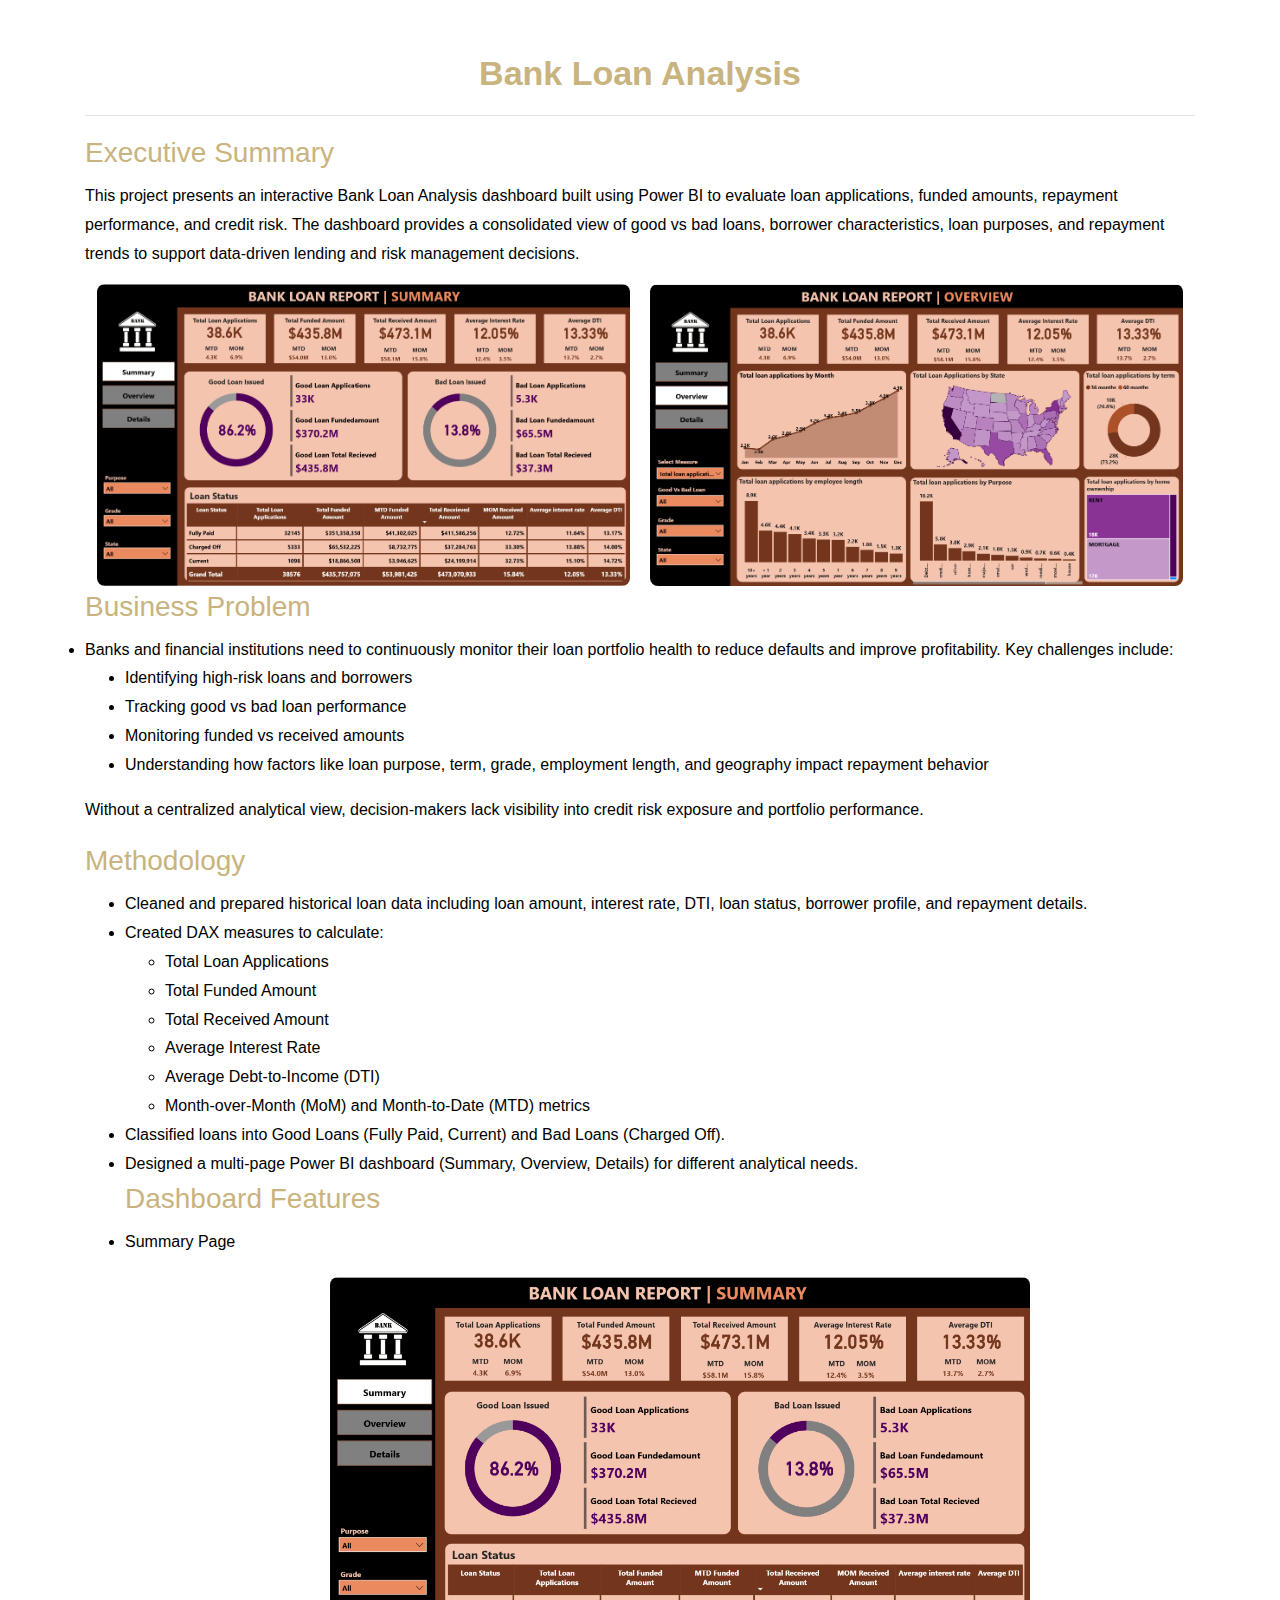
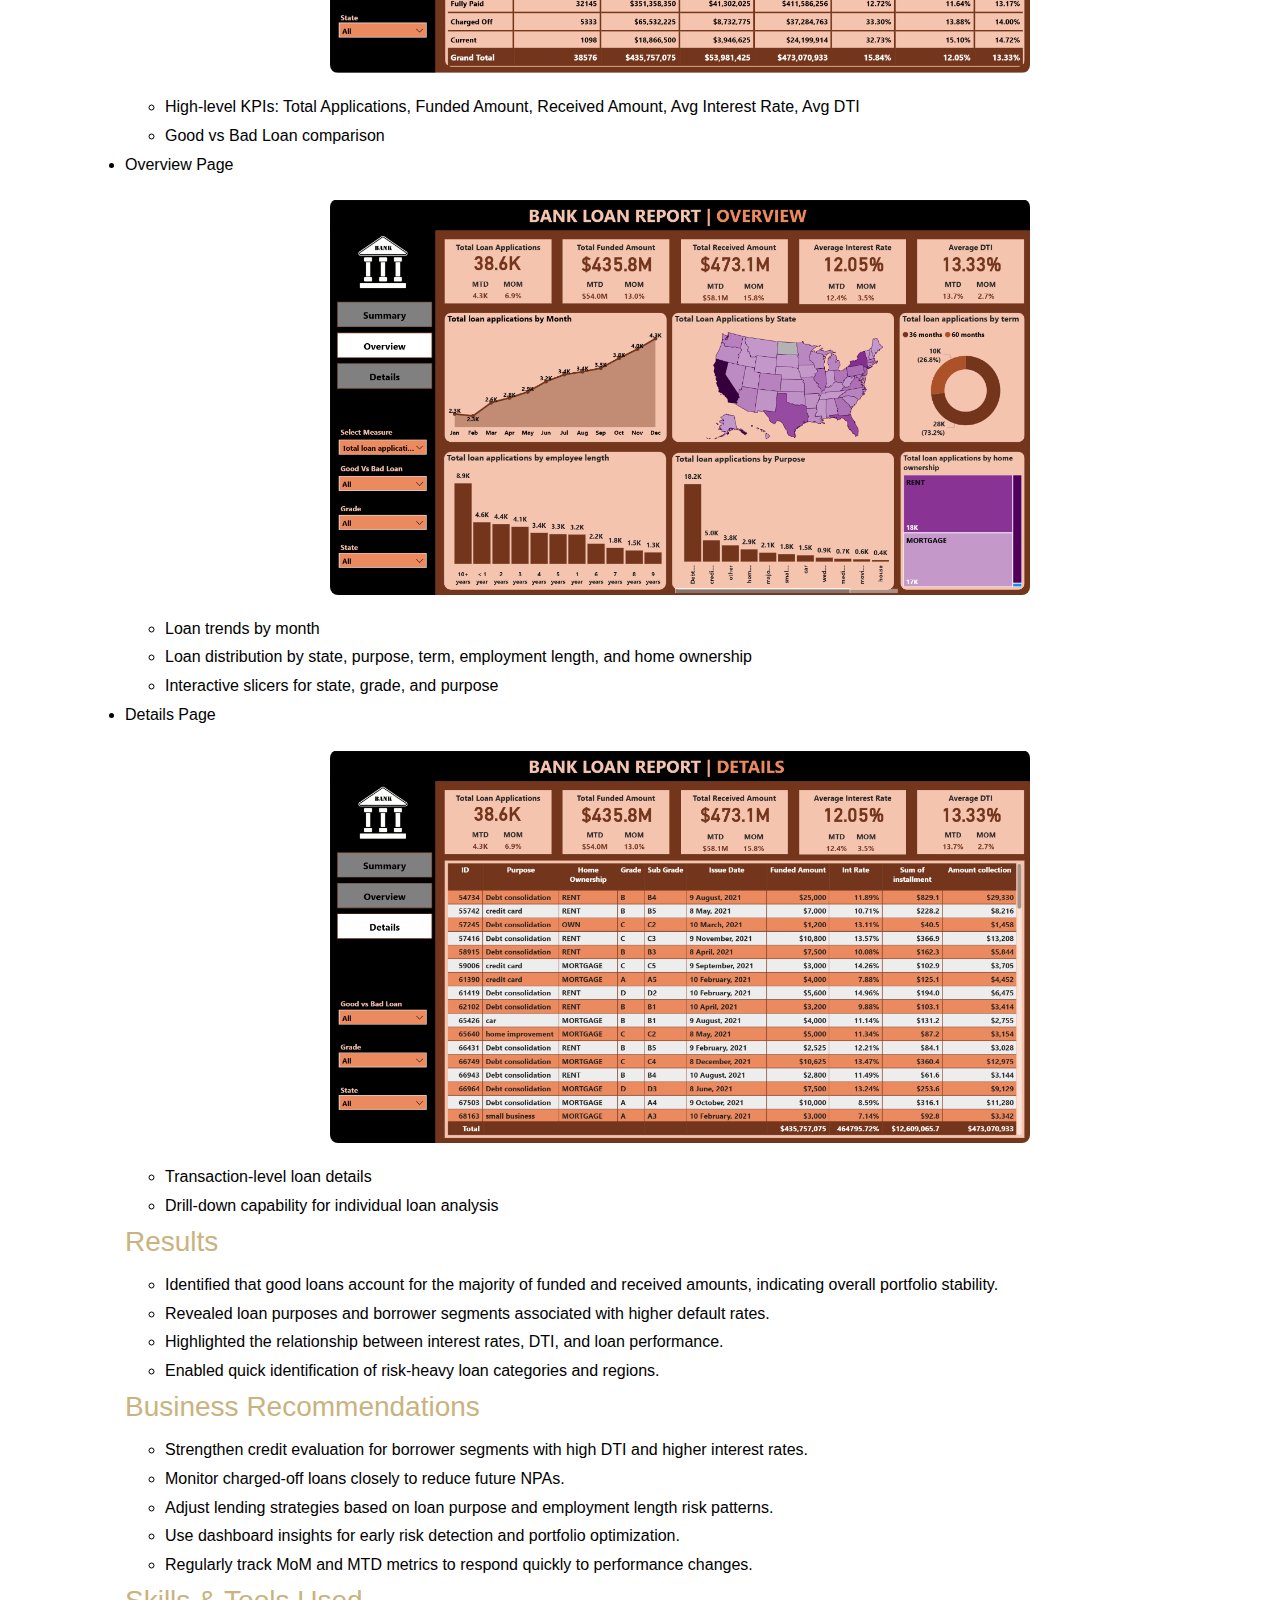
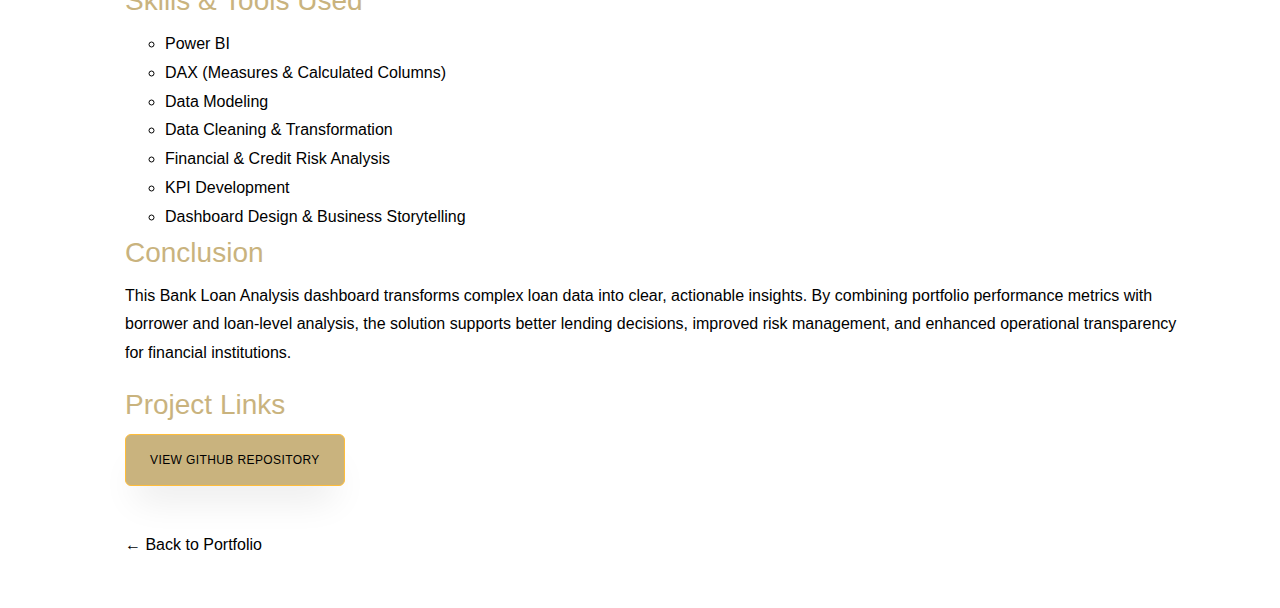
<file: Projects/bank-loan.html>
<!DOCTYPE html>
<html lang="en">
<head>
  <title>Bank Loan Analysis | Sravani Ponakalapalli</title>
  <meta charset="utf-8">
  <meta name="viewport" content="width=device-width, initial-scale=1">

  <link rel="stylesheet" href="../css/style.css">
</head>

<body>

<section class="container mt-5 mb-5">

 <h1 class="project-title">Bank Loan Analysis</h1>
<!-- <p class="project-subtitle">
  Risk, Drawdowns & Long-Term Market Behavior Insights
</p> -->

<!-- <h1>Stock Market Crash Analysis</h1> -->
  <!-- <p><strong>Role:</strong> Data Analyst</p> -->
  <!-- <p><strong>Tools:</strong> Power BI, Excel</p> -->

  <hr>

  <h3>Executive Summary</h3>
  <p>
    This project presents an interactive Bank Loan Analysis dashboard built using Power BI to evaluate loan applications, funded amounts, 
    repayment performance, and credit risk. The dashboard provides a consolidated view of good vs bad loans, borrower characteristics, loan purposes,
     and repayment trends to support data-driven lending and risk management decisions.
  </p>
  <!-- For two Dashboards -->
 <div class="dashboard-row">
  <img src="../images/BLD1.png"
       alt="Dashboard 1"
       class="dashboard-half">

  <img src="../images/BLD2.png"
       alt="Dashboard 2"
       class="dashboard-half">
</div>


<!-- For Single dashboard -->
<!-- <img src="../images/stock-d1.png"
     alt="Sensex Dashboard"
     class="dashboard-single">-->


  <h3>Business Problem</h3>
    <li>Banks and financial institutions need to continuously monitor their loan portfolio health to reduce defaults and improve profitability. Key challenges include:
     <ul>
    <li>Identifying high-risk loans and borrowers</li>
    <li>Tracking good vs bad loan performance</li>
    <li>Monitoring funded vs received amounts</li>
    <li>Understanding how factors like loan purpose, term, grade, employment length, and geography impact repayment behavior</li>
    </ul>  
    </li>
   <p>Without a centralized analytical view, decision-makers lack visibility into credit risk exposure and portfolio performance.</p>

  <h3>Methodology</h3>
  <ul>
    <li>Cleaned and prepared historical loan data including loan amount, interest rate, DTI, loan status, borrower profile, and repayment details.</li>
    <li>Created DAX measures to calculate:
    <ul>
    <li>Total Loan Applications</li>
    <li>Total Funded Amount</li>
    <li>Total Received Amount</li>
    <li>Average Interest Rate</li>
    <li>Average Debt-to-Income (DTI)</li>
    <li>Month-over-Month (MoM) and Month-to-Date (MTD) metrics</li>
    </ul>
    </li>
    <li>Classified loans into Good Loans (Fully Paid, Current) and Bad Loans (Charged Off).</li>
    <li>Designed a multi-page Power BI dashboard (Summary, Overview, Details) for different analytical needs.</li>
    

<h3>Dashboard Features</h3>
<li>Summary Page
  <ul>
<img src="../images/BLD1.png"
     alt="Sensex Dashboard"
     class="dashboard-small">
<li>High-level KPIs: Total Applications, Funded Amount, Received Amount, Avg Interest Rate, Avg DTI</li>
<li>Good vs Bad Loan comparison</li>
</ul>
</li>

<li>Overview Page
  <ul>
<img src="../images/BLD2.png"
     alt="Sensex Dashboard"
     class="dashboard-small">
<li>Loan trends by month</li>
<li>Loan distribution by state, purpose, term, employment length, and home ownership</li>
<li>Interactive slicers for state, grade, and purpose</li>
</ul>
</li>

<li>Details Page
  <ul>
<img src="../images/BLD3.png"
     alt="Sensex Dashboard"
     class="dashboard-small">
<li>Transaction-level loan details</li>
<li>Drill-down capability for individual loan analysis</li>
</ul>
</li>

<h3>Results</h3>
  <ul>
    <li>Identified that good loans account for the majority of funded and received amounts, indicating overall portfolio stability.</li>
    <li>Revealed loan purposes and borrower segments associated with higher default rates.</li>
    <li>Highlighted the relationship between interest rates, DTI, and loan performance.</li>
    <li>Enabled quick identification of risk-heavy loan categories and regions.</li>
  </ul>

<h3>Business Recommendations</h3>
  <ul>
    <li>Strengthen credit evaluation for borrower segments with high DTI and higher interest rates.</li>
    <li>Monitor charged-off loans closely to reduce future NPAs.</li>
    <li>Adjust lending strategies based on loan purpose and employment length risk patterns.</li>
    <li>Use dashboard insights for early risk detection and portfolio optimization.</li>
    <li>Regularly track MoM and MTD metrics to respond quickly to performance changes.</li>
  </ul>

  <h3>Skills & Tools Used</h3>
  <ul>
    <li>Power BI</li>
    <li>DAX (Measures & Calculated Columns)</li>
    <li>Data Modeling</li>
    <li>Data Cleaning & Transformation</li>
    <li>Financial & Credit Risk Analysis</li>
    <li>KPI Development</li>
    <li>Dashboard Design & Business Storytelling</li>
  </ul>

  <h3>Conclusion</h3>
  <p>This Bank Loan Analysis dashboard transforms complex loan data into clear, actionable insights. By combining portfolio performance metrics with borrower and loan-level analysis, the solution supports better lending decisions, improved risk management, and enhanced operational transparency for financial institutions.
  </p>

  <!-- <h3>Dashboard Preview</h3>
  <img src="../images/bank-loan-dashboard.png" alt="Bank Loan Dashboard" width="100%"> -->

  <h3>Project Links</h3>
  <p>
    <a href="https://github.com/sravaniponakalapalli/Bank-Loan-Analysis" class="btn btn-primary py-3 px-4" target="_blank">
      View GitHub Repository
    </a>
  </p>

  <br>
  <a href="../index.html">← Back to Portfolio</a>

</section>

</body>
</html>
</file>
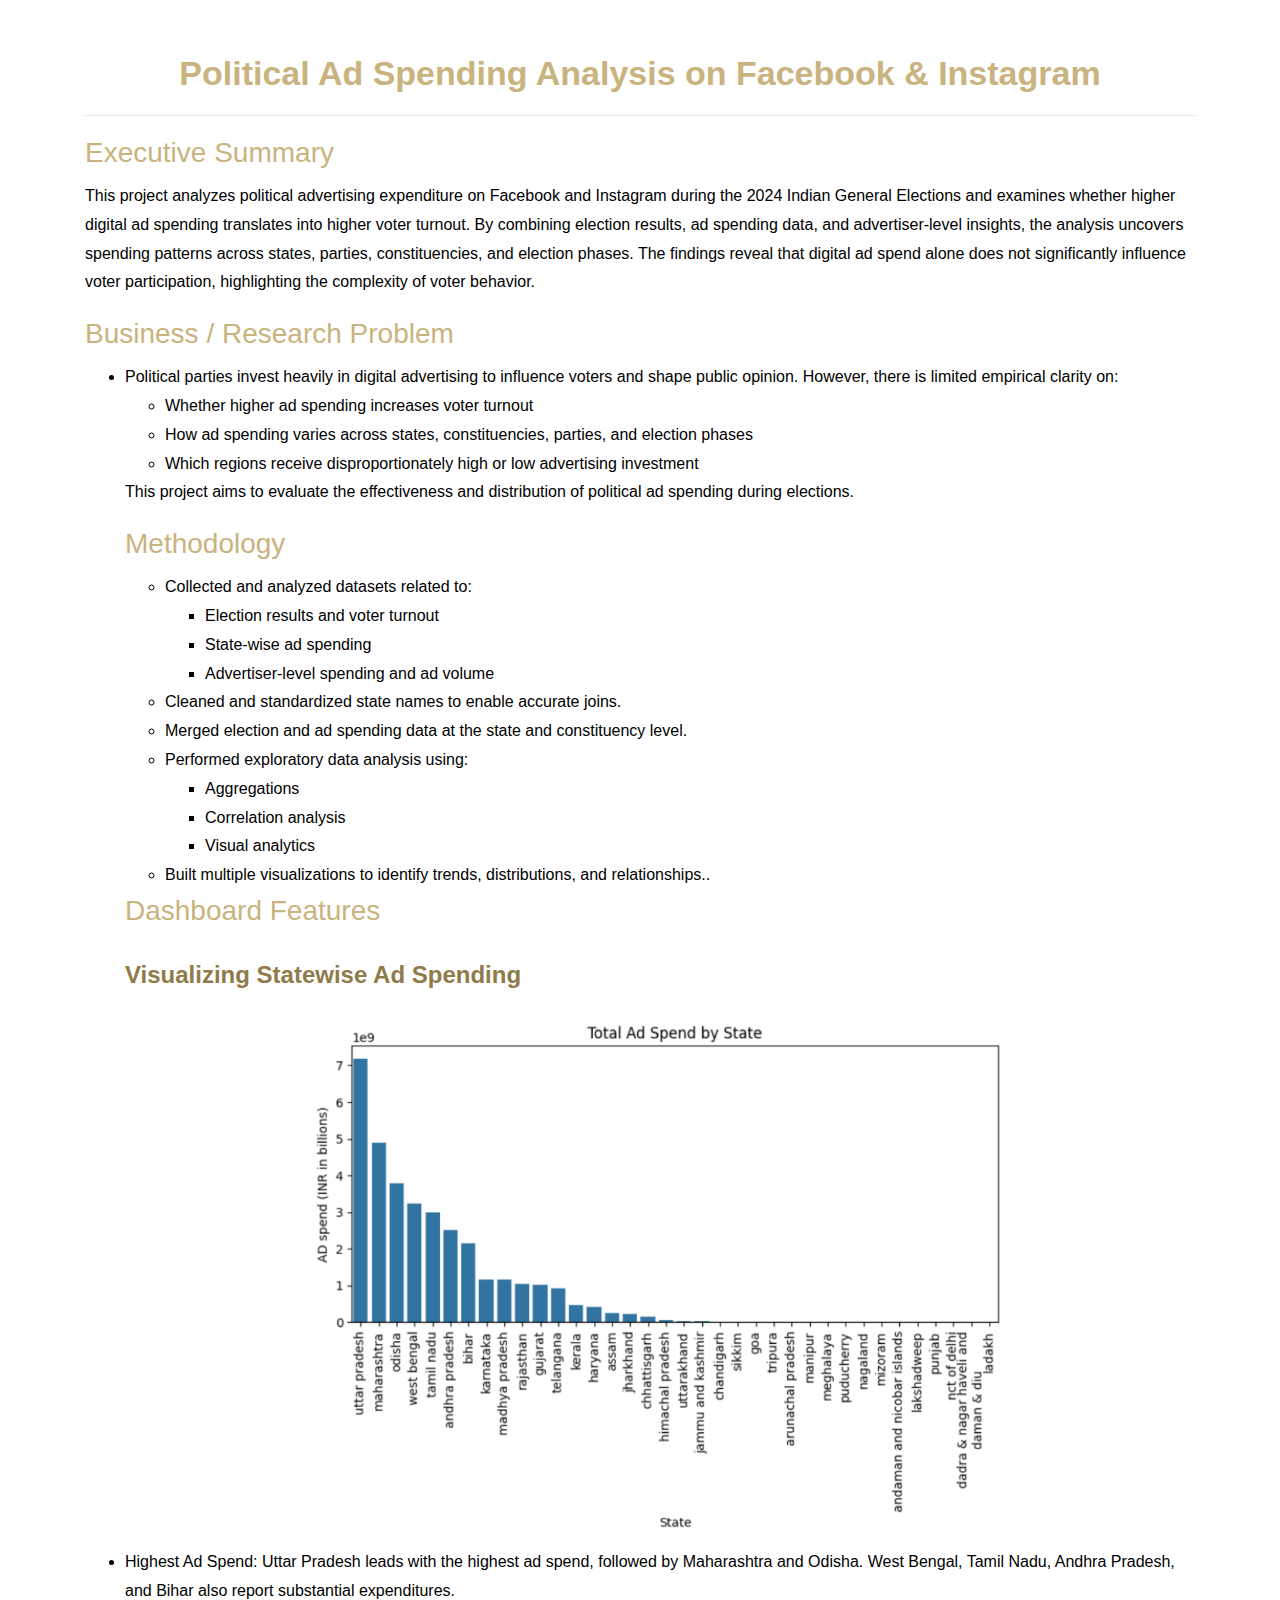
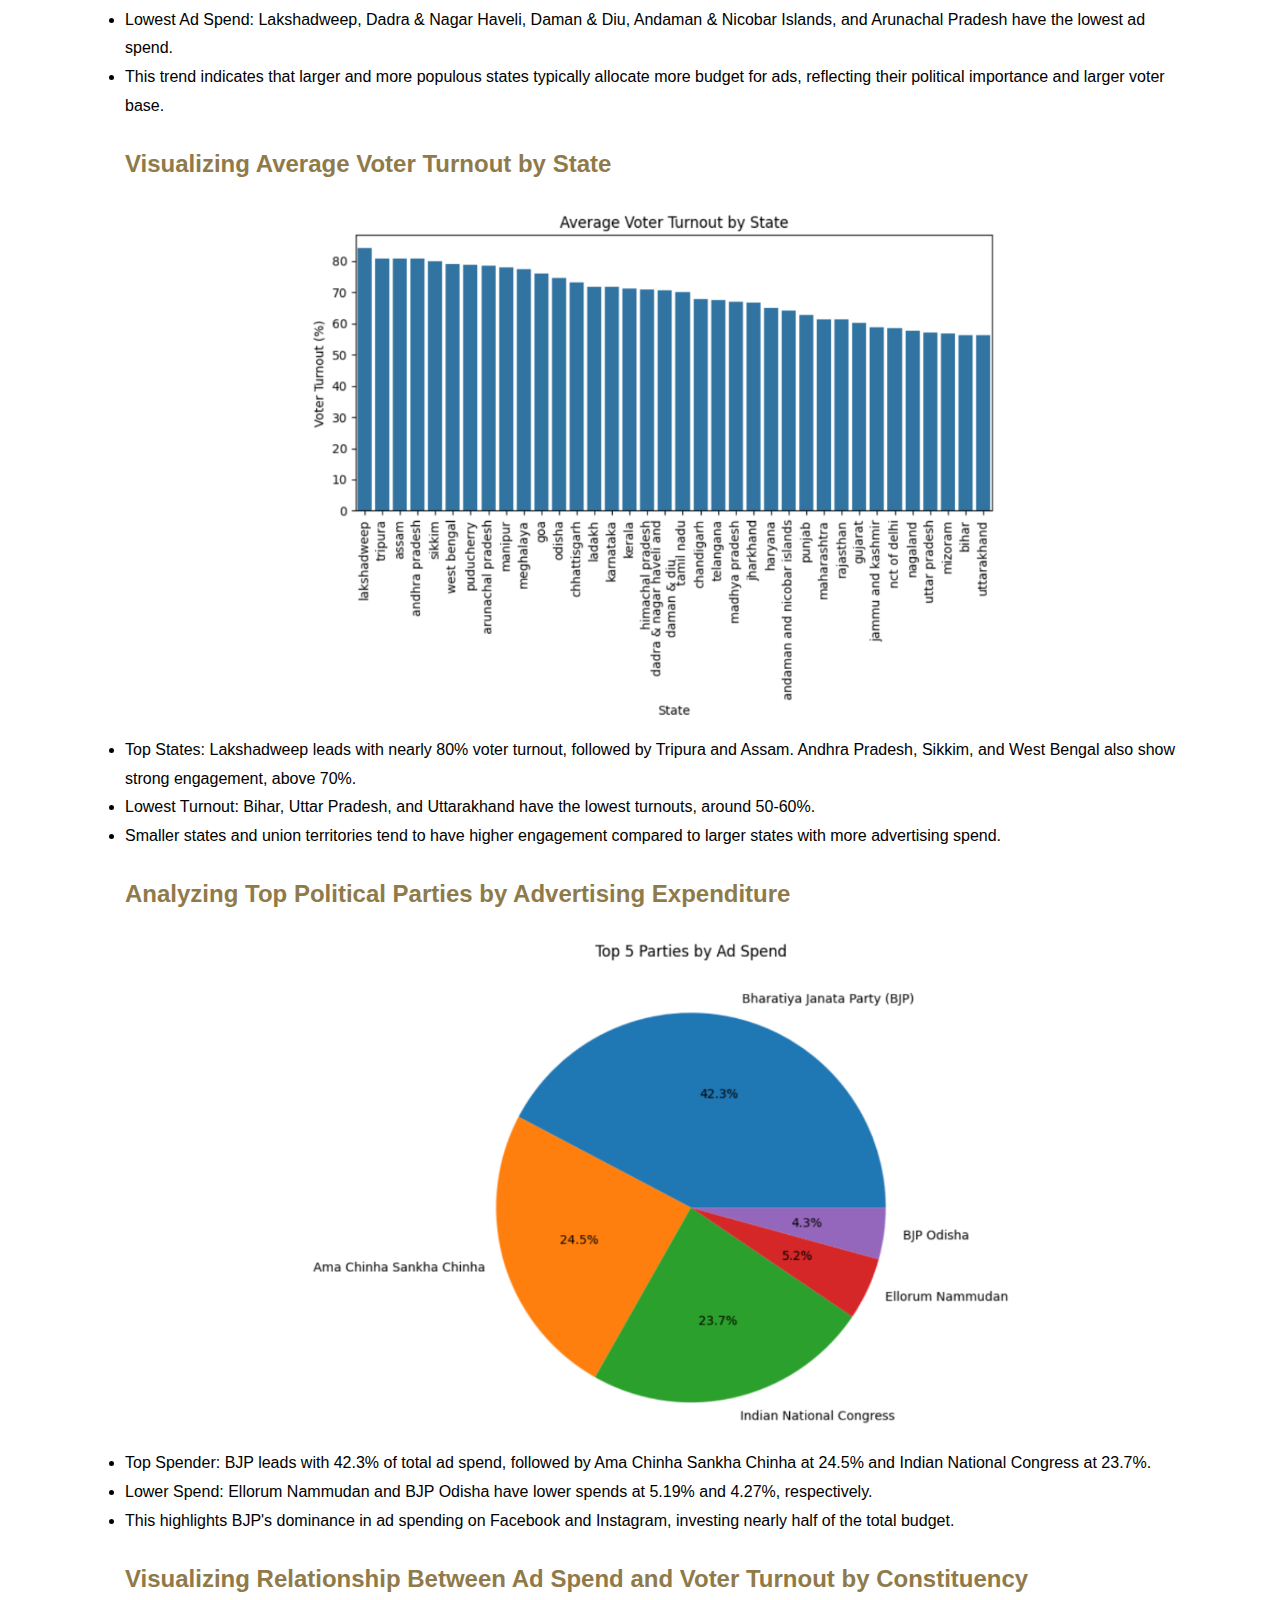
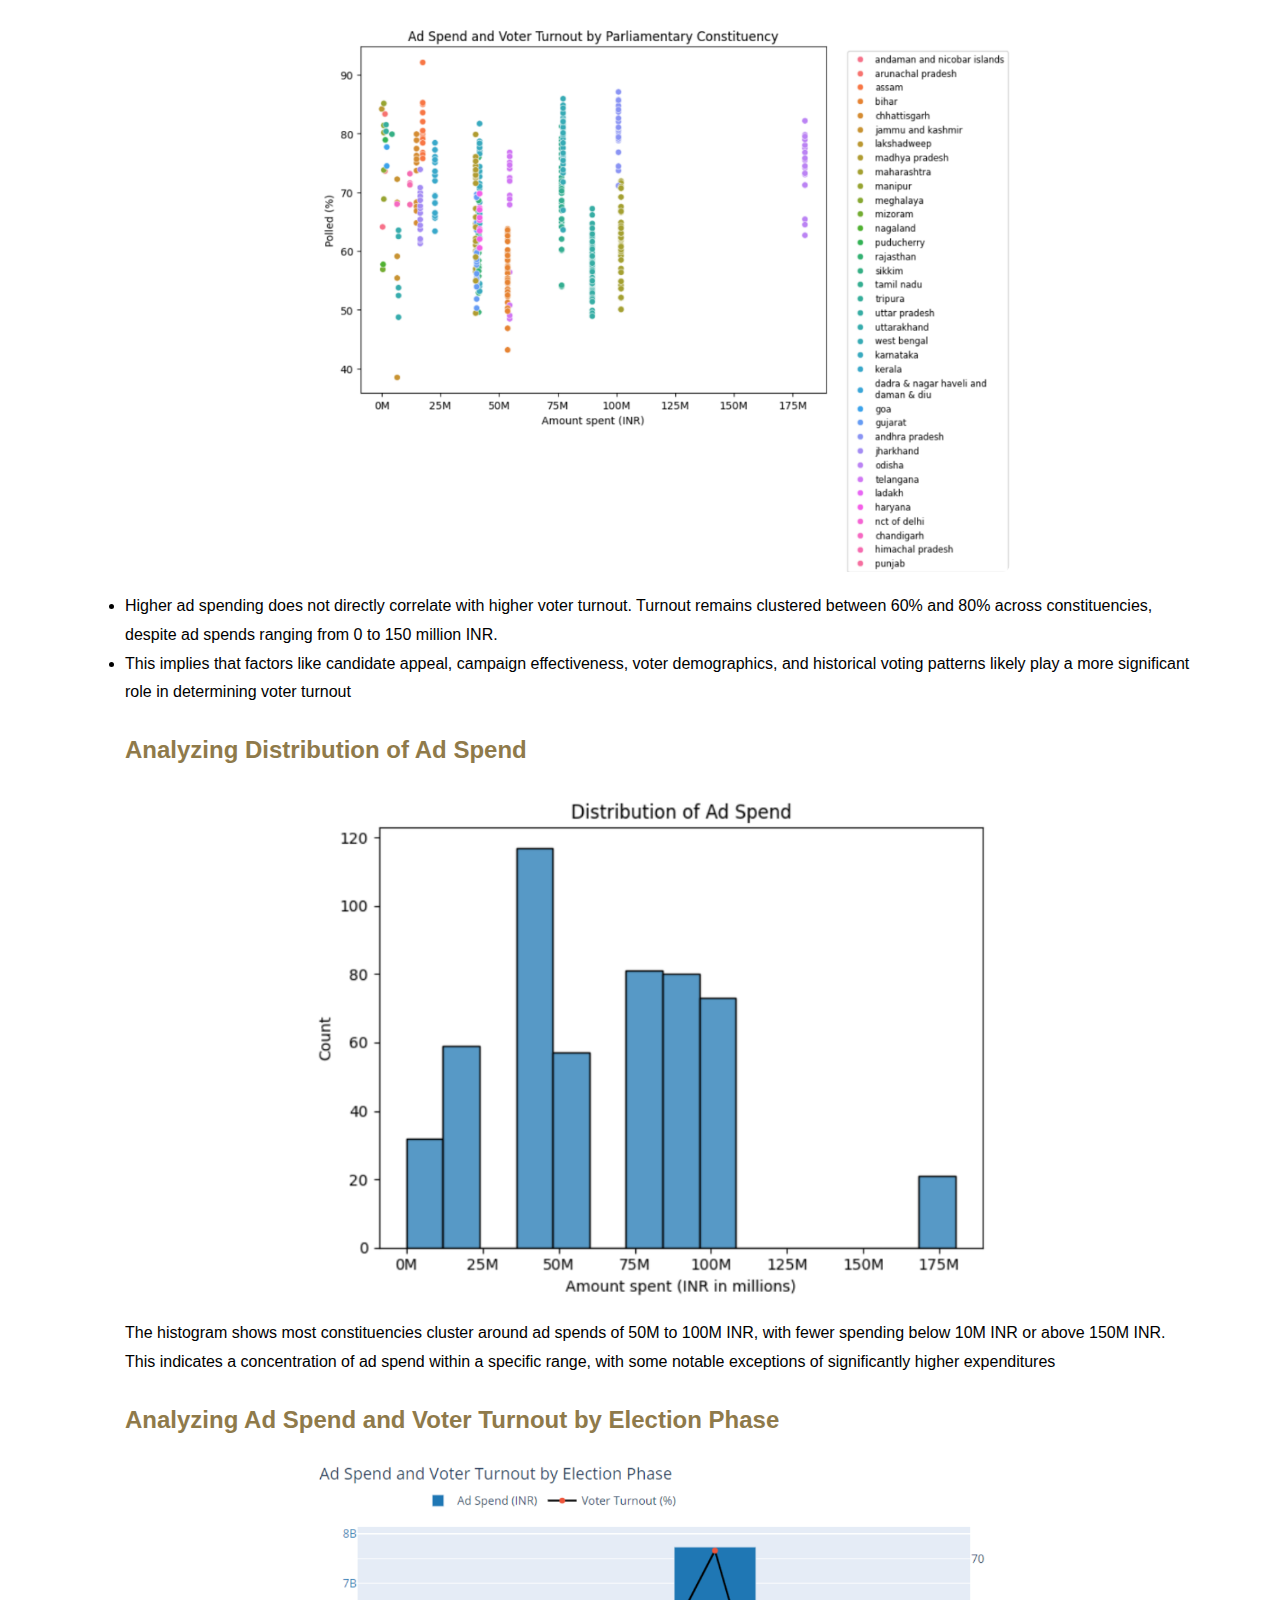
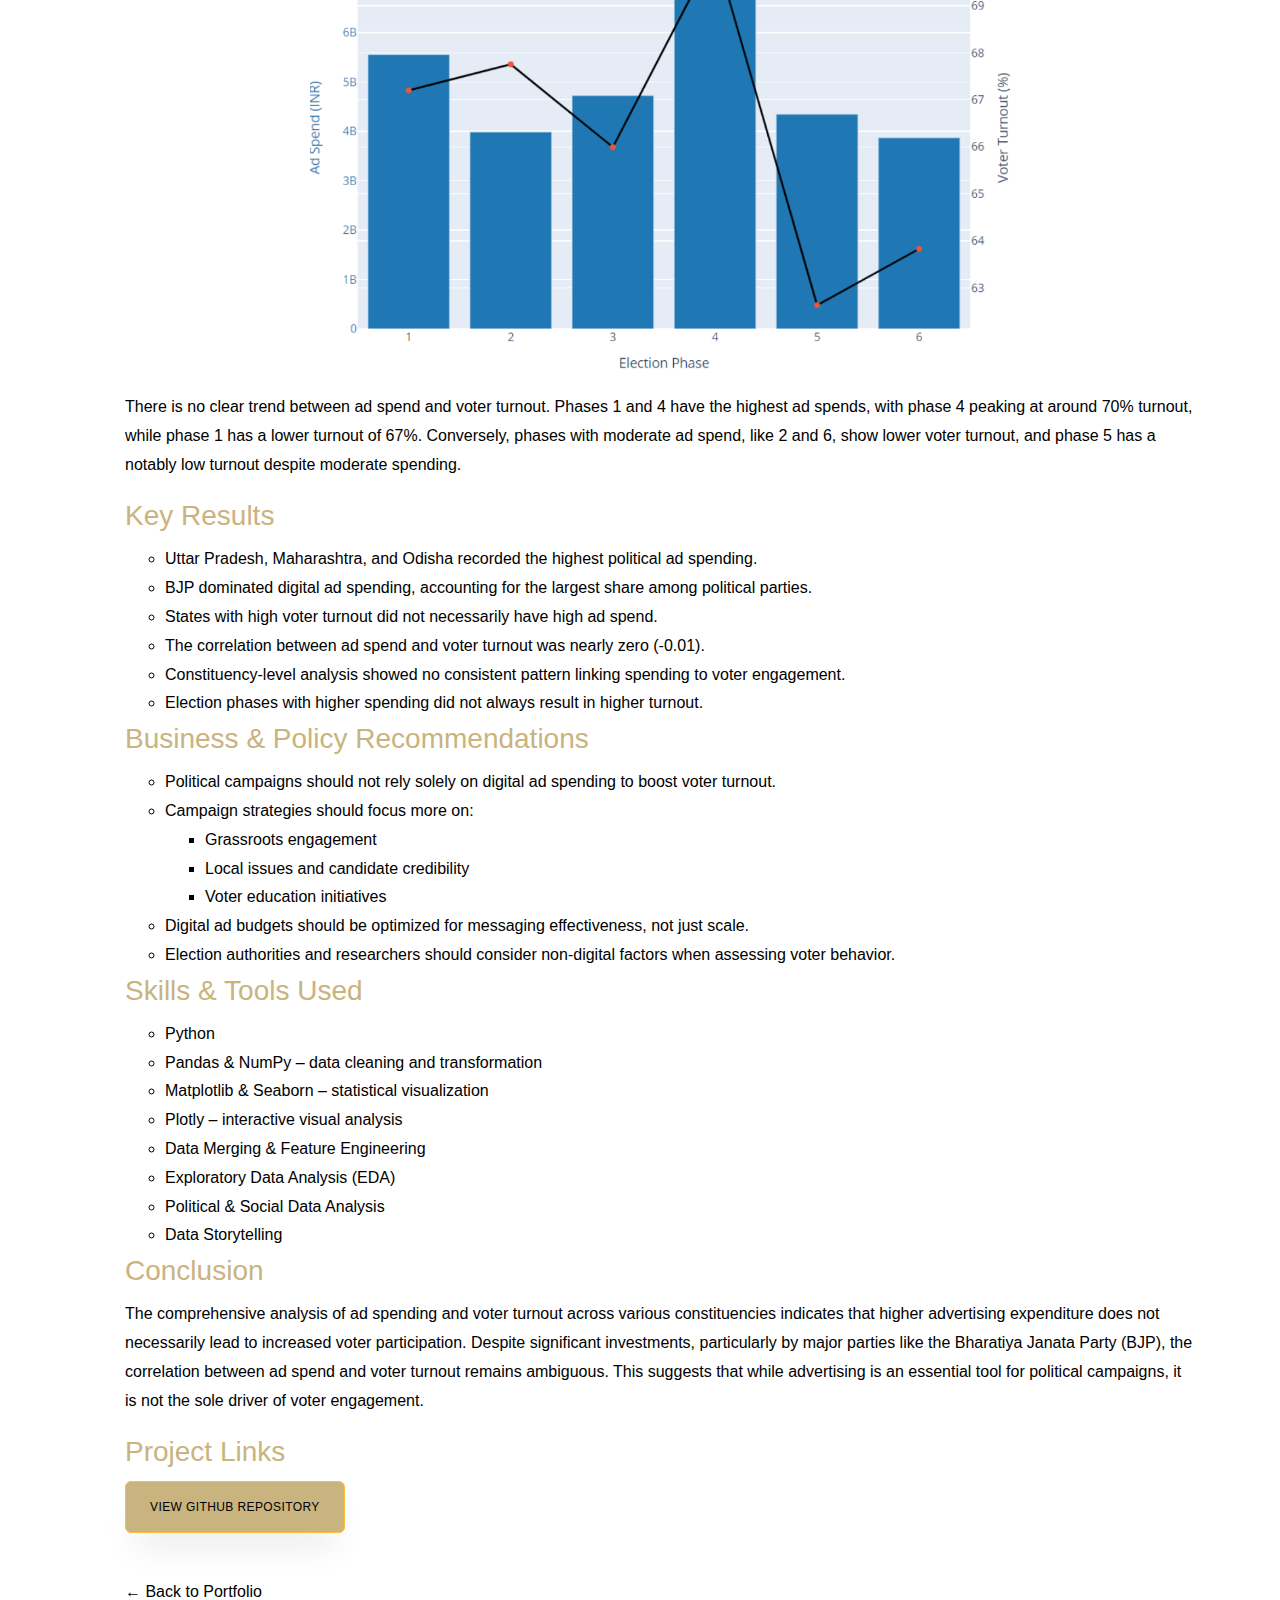
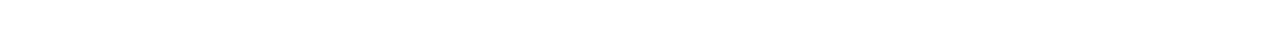
<file: Projects/Election AD Spending.html>
<!DOCTYPE html>
<html lang="en">
<head>
  <title>Political Ad Spending Analysis | Sravani Ponakalapalli</title>
  <meta charset="utf-8">
  <meta name="viewport" content="width=device-width, initial-scale=1">

  <link rel="stylesheet" href="../css/style.css">
</head>

<body>

<section class="container mt-5 mb-5">

 <h1 class="project-title">Political Ad Spending Analysis on Facebook & Instagram</h1>
<!-- <p class="project-subtitle">
  Risk, Drawdowns & Long-Term Market Behavior Insights
</p> -->

<!-- <h1>Stock Market Crash Analysis</h1> -->
  <!-- <p><strong>Role:</strong> Data Analyst</p> -->
  <!-- <p><strong>Tools:</strong> Power BI, Excel</p> -->

  <hr>

  <h3>Executive Summary</h3>
  <p>
    This project analyzes political advertising expenditure on Facebook and Instagram during the 2024 Indian General Elections and examines 
    whether higher digital ad spending translates into higher voter turnout. By combining election results, ad spending data, and advertiser-level 
    insights, the analysis uncovers spending patterns across states, parties, constituencies, and election phases. The findings reveal that digital ad spend 
    alone does not significantly influence voter participation, highlighting the complexity of voter behavior.
  </p>
  <!-- For two Dashboards -->
 <!-- <div class="dashboard-row">
  <img src="../images/StockD1.png"
       alt="Dashboard 1"
       class="dashboard-half">

  <img src="../images/StockD2.png"
       alt="Dashboard 2"
       class="dashboard-half">
</div> -->


<!-- For Single dashboard -->
<!-- <img src="../images/stock-d1.png"
     alt="Sensex Dashboard"
     class="dashboard-single">-->


  <h3>Business / Research Problem</h3>
  <ul>
    <li>Political parties invest heavily in digital advertising to influence voters and shape public opinion. However, there is limited empirical clarity on:
    <ul>
    <li>Whether higher ad spending increases voter turnout</li>
    <li>How ad spending varies across states, constituencies, parties, and election phases</li>
    <li>Which regions receive disproportionately high or low advertising investment</li>
    </ul>
    </li>
  <p>
  This project aims to evaluate the effectiveness and distribution of political ad spending during elections.
  </p>

  <h3>Methodology</h3>
  <ul>
    <li>Collected and analyzed datasets related to:
    <ul>
    <li>Election results and voter turnout</li>
    <li>State-wise ad spending</li>
    <li>Advertiser-level spending and ad volume</li>
    </ul>
    </li>
    <li>Cleaned and standardized state names to enable accurate joins.</li>
    <li>Merged election and ad spending data at the state and constituency level.</li>
    <li>Performed exploratory data analysis using:
     <ul>
    <li>Aggregations</li>
    <li>Correlation analysis</li>
    <li>Visual analytics</li>
    </ul> 
    </li>
  <li>Built multiple visualizations to identify trends, distributions, and relationships..</li>
  </ul>

<h3>Dashboard Features</h3>
<h4>Visualizing Statewise Ad Spending</h4>
<img src="../images/AD1.png"
     alt="Sensex Dashboard"
     class="dashboard-small">
<li>Highest Ad Spend: Uttar Pradesh leads with the highest ad spend, followed by Maharashtra and Odisha. West Bengal, Tamil Nadu, Andhra Pradesh, and Bihar also report substantial expenditures.</li>
<li>Lowest Ad Spend: Lakshadweep, Dadra & Nagar Haveli, Daman & Diu, Andaman & Nicobar Islands, and Arunachal Pradesh have the lowest ad spend.</li>
<li>This trend indicates that larger and more populous states typically allocate more budget for ads, reflecting their political importance and larger voter base.</li>
   

<h4>Visualizing Average Voter Turnout by State</h4>
<img src="../images/AD2.png"
     alt="Sensex Dashboard"
     class="dashboard-small">
<li>Top States: Lakshadweep leads with nearly 80% voter turnout, followed by Tripura and Assam. Andhra Pradesh, Sikkim, and West Bengal also show strong engagement, above 70%.</li>
<li>Lowest Turnout: Bihar, Uttar Pradesh, and Uttarakhand have the lowest turnouts, around 50-60%.</li>
<li>Smaller states and union territories tend to have higher engagement compared to larger states with more advertising spend.</li>

<h4>Analyzing Top Political Parties by Advertising Expenditure</h4>
<img src="../images/AD3.png"
     alt="Sensex Dashboard"
     class="dashboard-small">
<li>Top Spender: BJP leads with 42.3% of total ad spend, followed by Ama Chinha Sankha Chinha at 24.5% and Indian National Congress at 23.7%.</li>
<li>Lower Spend: Ellorum Nammudan and BJP Odisha have lower spends at 5.19% and 4.27%, respectively.</li>
<li>This highlights BJP's dominance in ad spending on Facebook and Instagram, investing nearly half of the total budget.</li>

<h4>Visualizing Relationship Between Ad Spend and Voter Turnout by Constituency</h4>
<img src="../images/AD4.png"
     alt="Sensex Dashboard"
     class="dashboard-small">
<li>Higher ad spending does not directly correlate with higher voter turnout. Turnout remains clustered between 60% and 80% across constituencies, despite ad spends ranging from 0 to 150 million INR.</li>
<li>This implies that factors like candidate appeal, campaign effectiveness, voter demographics, and historical voting patterns likely play a more significant role in determining voter turnout</li>

<h4>Analyzing Distribution of Ad Spend</h4>
<img src="../images/AD5.png"
     alt="Sensex Dashboard"
     class="dashboard-small">
<p>The histogram shows most constituencies cluster around ad spends of 50M to 100M INR, with fewer spending below 10M INR or above 150M INR. This indicates a concentration of ad spend within a specific range, with some notable exceptions of significantly higher expenditures</p>

<h4>Analyzing Ad Spend and Voter Turnout by Election Phase</h4>
<img src="../images/AD6.png"
     alt="Sensex Dashboard"
     class="dashboard-small">
<p>There is no clear trend between ad spend and voter turnout. Phases 1 and 4 have the highest ad spends, with phase 4 peaking at around 70% turnout, while phase 1 has a lower turnout of 67%. Conversely, phases with moderate ad spend, like 2 and 6, show lower voter turnout, and phase 5 has a notably low turnout despite moderate spending.</p>

<h3>Key Results</h3>
  <ul>
    <li>Uttar Pradesh, Maharashtra, and Odisha recorded the highest political ad spending.</li>
    <li>BJP dominated digital ad spending, accounting for the largest share among political parties.</li>
    <li>States with high voter turnout did not necessarily have high ad spend.</li>
    <li>The correlation between ad spend and voter turnout was nearly zero (-0.01).</li>
    <li>Constituency-level analysis showed no consistent pattern linking spending to voter engagement.</li>
    <li>Election phases with higher spending did not always result in higher turnout.</li>
  </ul>

<h3>Business & Policy Recommendations</h3>
  <ul>
    <li>Political campaigns should not rely solely on digital ad spending to boost voter turnout.</li>
    <li>Campaign strategies should focus more on:
    <ul>
    <li>Grassroots engagement</li>
    <li>Local issues and candidate credibility</li>
    <li>Voter education initiatives</li>
    </ul>
    </li>
    <li>Digital ad budgets should be optimized for messaging effectiveness, not just scale.</li>
    <li>Election authorities and researchers should consider non-digital factors when assessing voter behavior.</li>
   </ul>

  <h3>Skills & Tools Used</h3>
  <ul>
    <li>Python</li>
    <li>Pandas & NumPy – data cleaning and transformation</li>
    <li>Matplotlib & Seaborn – statistical visualization</li>
    <li>Plotly – interactive visual analysis</li>
    <li>Data Merging & Feature Engineering</li>
    <li>Exploratory Data Analysis (EDA)</li>
    <li>Political & Social Data Analysis</li>
    <li>Data Storytelling</li>
  </ul>

  <h3>Conclusion</h3>
  <p>The comprehensive analysis of ad spending and voter turnout across various constituencies indicates that higher advertising expenditure does not necessarily lead to increased voter participation. Despite significant investments, particularly by major parties like the Bharatiya Janata Party (BJP), the correlation between ad spend and voter turnout remains ambiguous. This suggests that while advertising is an essential tool for political campaigns, it is not the sole driver of voter engagement.
  </p>

  <!-- <h3>Dashboard Preview</h3>
  <img src="../images/bank-loan-dashboard.png" alt="Bank Loan Dashboard" width="100%"> -->

  <h3>Project Links</h3>
  <p>
    <a href="https://github.com/sravaniponakalapalli/Python---AD-spending-Analysis" class="btn btn-primary py-3 px-4" target="_blank">
      View GitHub Repository
    </a>
  </p>

  <br>
  <a href="../index.html">← Back to Portfolio</a>

</section>

</body>
</html>
</file>
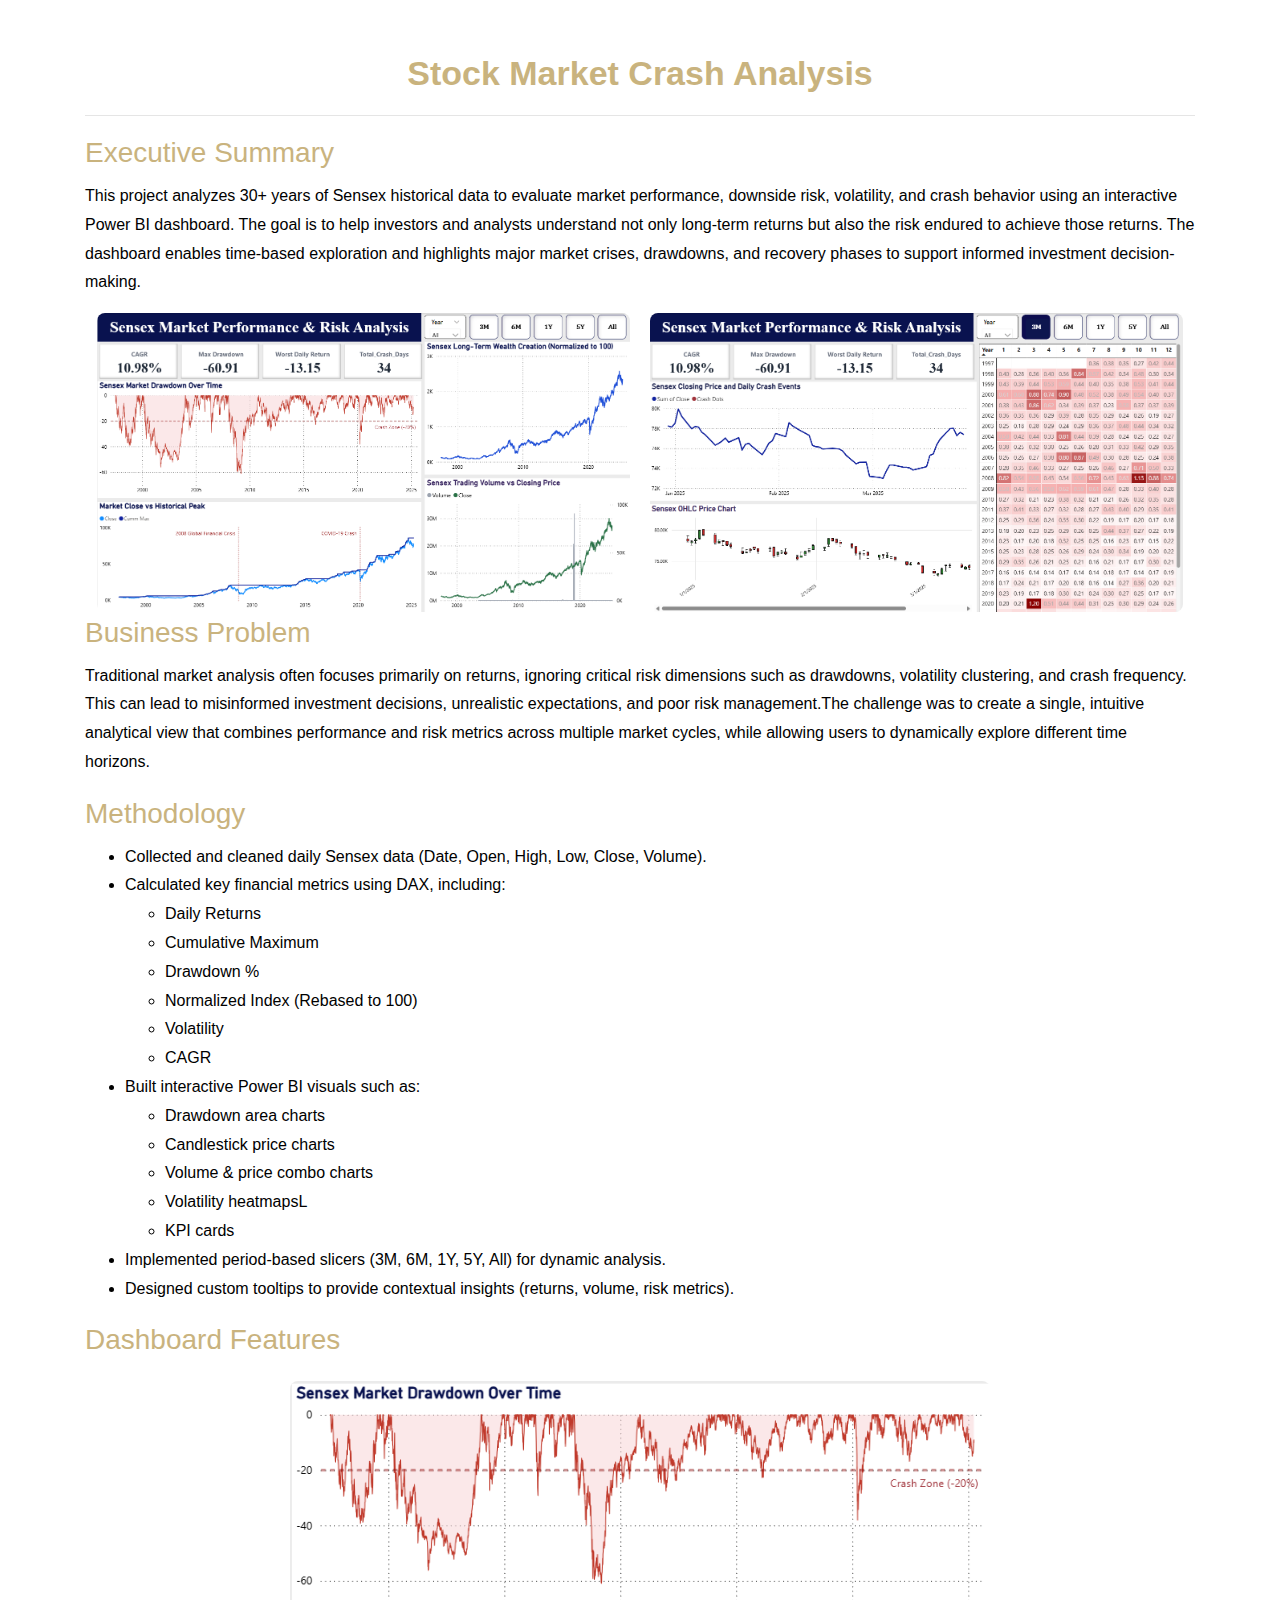
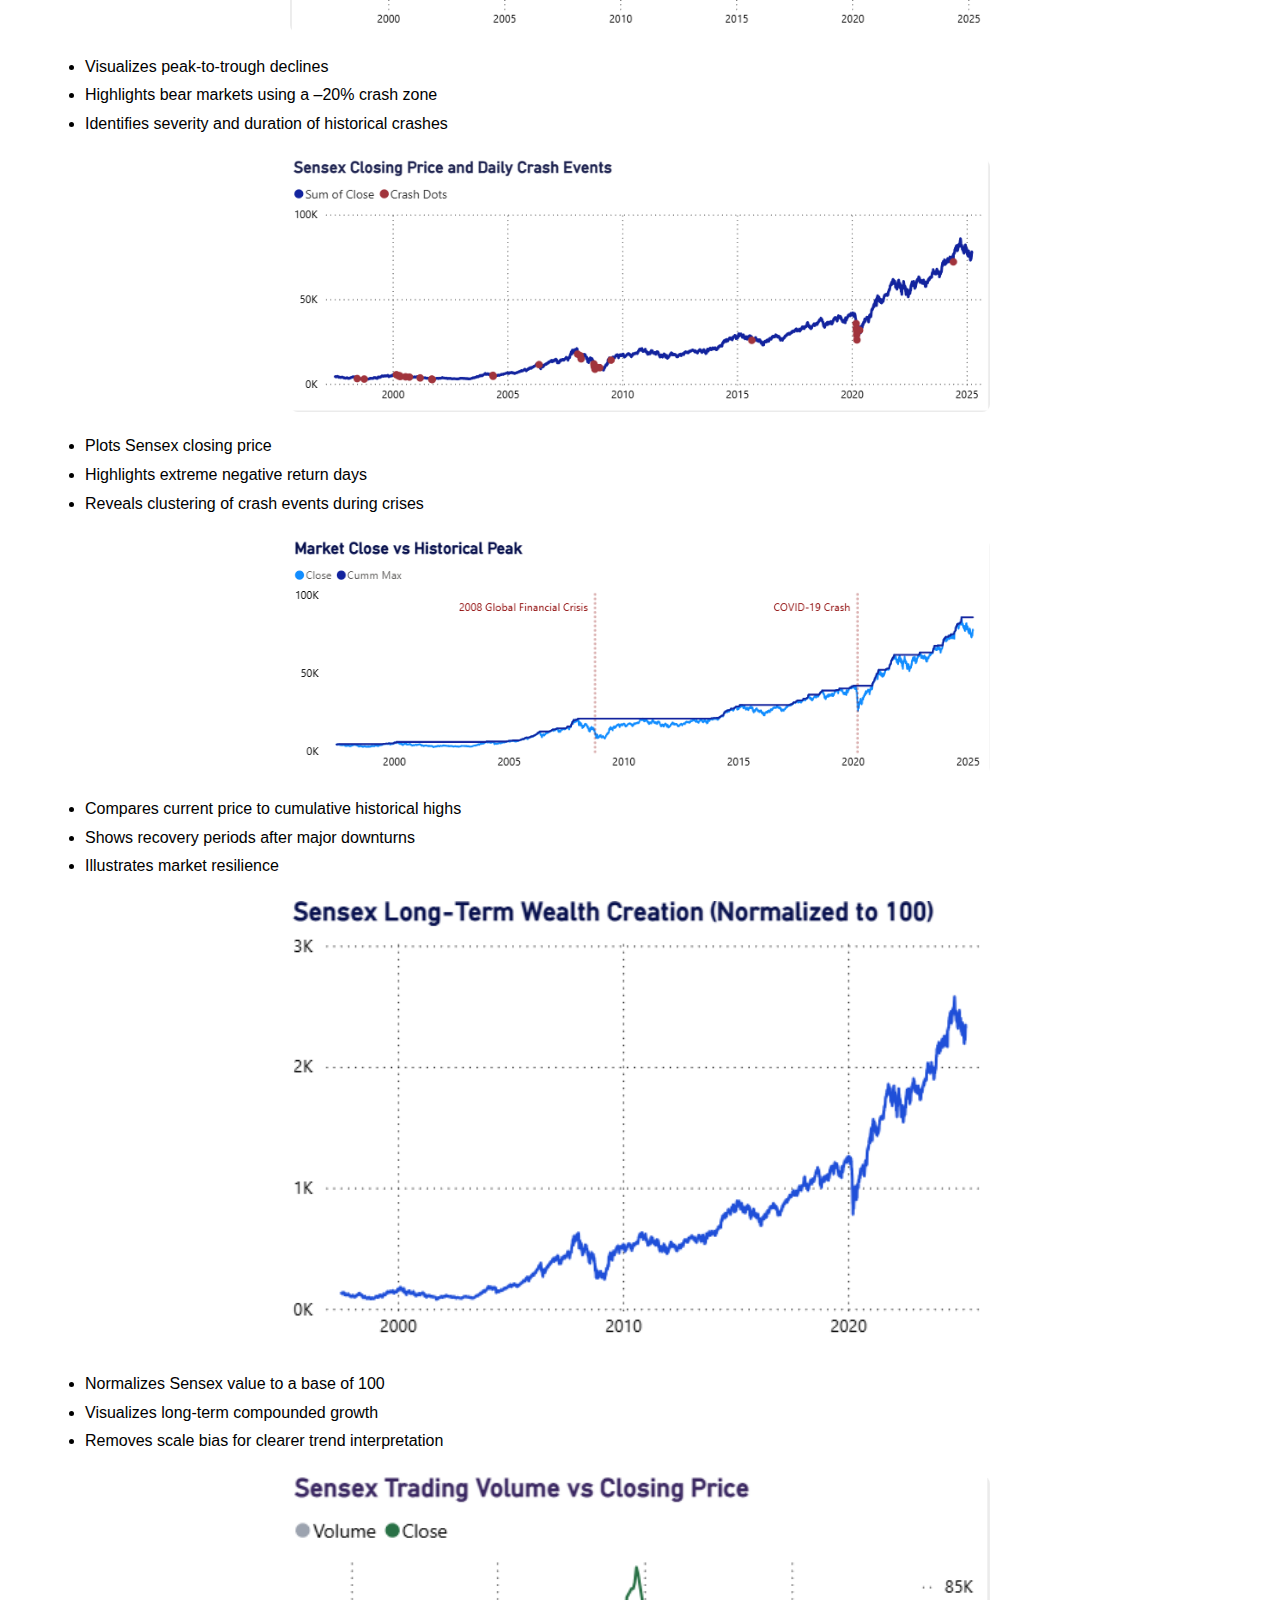
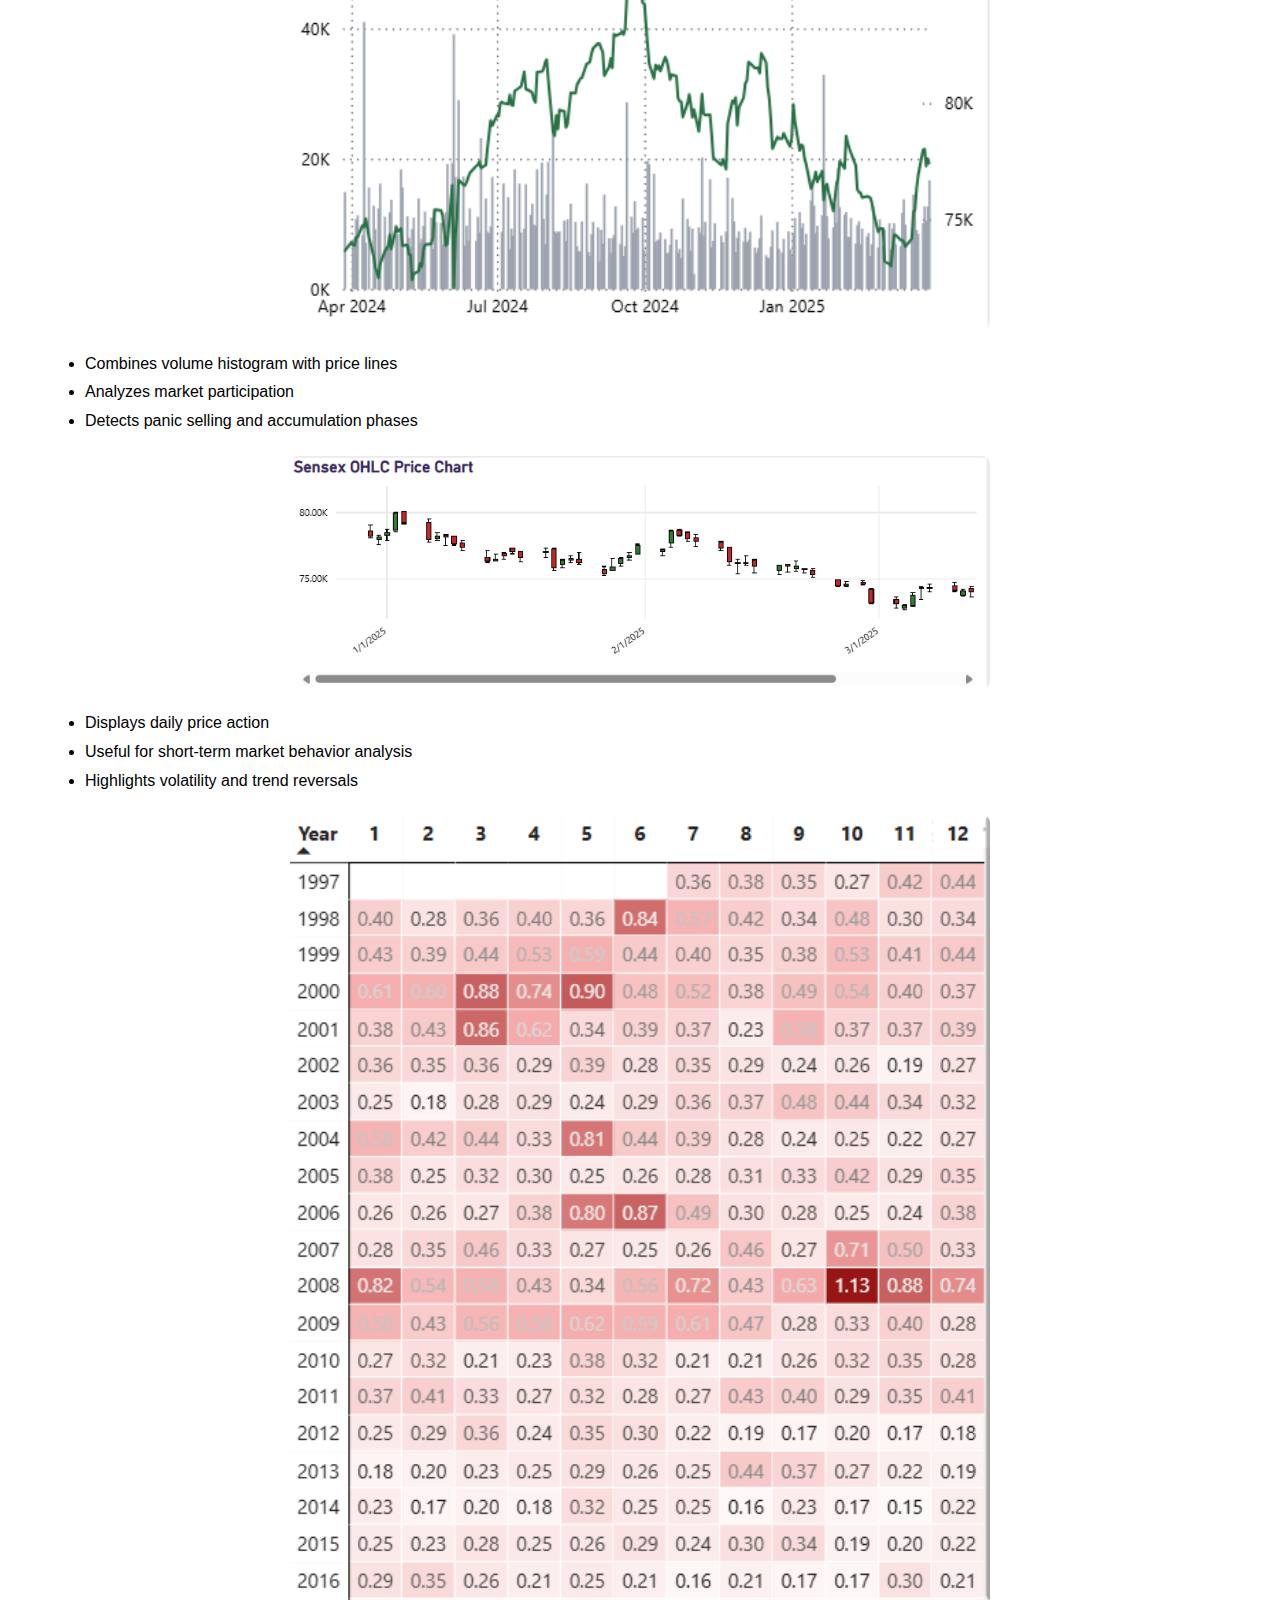
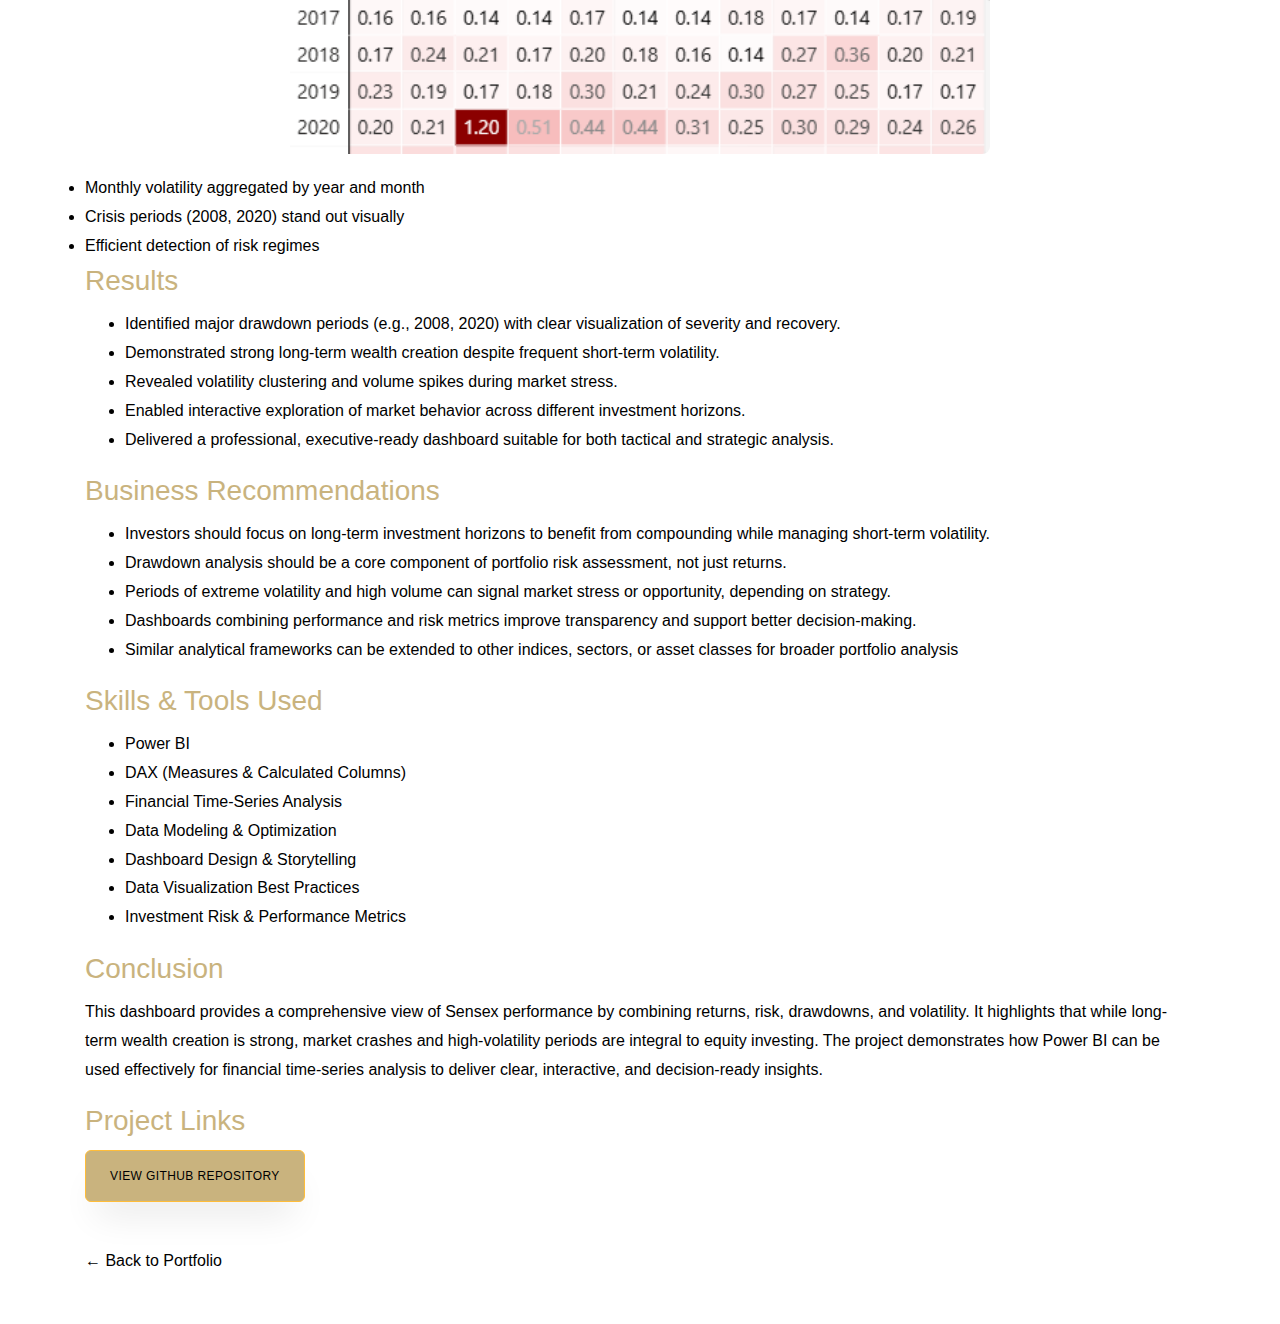
<file: Projects/Stock.html>
<!DOCTYPE html>
<html lang="en">
<head>
  <title>Stock Market Crash Analysis | Sravani Ponakalapalli</title>
  <meta charset="utf-8">
  <meta name="viewport" content="width=device-width, initial-scale=1">

  <link rel="stylesheet" href="../css/style.css">
</head>

<body>

<section class="container mt-5 mb-5">

 <h1 class="project-title">Stock Market Crash Analysis</h1>
<!-- <p class="project-subtitle">
  Risk, Drawdowns & Long-Term Market Behavior Insights
</p> -->

<!-- <h1>Stock Market Crash Analysis</h1> -->
  <!-- <p><strong>Role:</strong> Data Analyst</p> -->
  <!-- <p><strong>Tools:</strong> Power BI, Excel</p> -->

  <hr>

  <h3>Executive Summary</h3>
  <p>
    This project analyzes 30+ years of Sensex historical data to evaluate market performance, downside risk, volatility, 
    and crash behavior using an interactive Power BI dashboard. The goal is to help investors and analysts understand not only 
    long-term returns but also the risk endured to achieve those returns. The dashboard enables time-based exploration and highlights 
    major market crises, drawdowns, and recovery phases to support informed investment decision-making.
  </p>
  <!-- For two Dashboards -->
 <div class="dashboard-row">
  <img src="../images/StockD1.png"
       alt="Dashboard 1"
       class="dashboard-half">

  <img src="../images/StockD2.png"
       alt="Dashboard 2"
       class="dashboard-half">
</div>


<!-- For Single dashboard -->
<!-- <img src="../images/stock-d1.png"
     alt="Sensex Dashboard"
     class="dashboard-single">-->


  <h3>Business Problem</h3>
  <p>
   Traditional market analysis often focuses primarily on returns, ignoring critical risk dimensions such as drawdowns, volatility clustering, and crash frequency.
   This can lead to misinformed investment decisions, unrealistic expectations, and poor risk management.The challenge was to create a single, intuitive analytical 
   view that combines performance and risk metrics across multiple market cycles, while allowing users to dynamically explore different time horizons.
  </p>

  <h3>Methodology</h3>
  <ul>
    <li>Collected and cleaned daily Sensex data (Date, Open, High, Low, Close, Volume).</li>
    <li>Calculated key financial metrics using DAX, including:
    <ul>
    <li>Daily Returns</li>
    <li>Cumulative Maximum</li>
    <li>Drawdown %</li>
    <li>Normalized Index (Rebased to 100)</li>
    <li>Volatility</li>
    <li>CAGR</li>
    </ul>
    </li>
    <li>Built interactive Power BI visuals such as:
     <ul>
    <li>Drawdown area charts</li>
    <li>Candlestick price charts</li>
    <li>Volume & price combo charts</li>
    <li>Volatility heatmapsL</li>
    <li>KPI cards</li>
    </ul> 
    </li>
  <li>Implemented period-based slicers (3M, 6M, 1Y, 5Y, All) for dynamic analysis.</li>
  <li>Designed custom tooltips to provide contextual insights (returns, volume, risk metrics).</li>
  </ul>

<h3>Dashboard Features</h3>

<img src="../images/SA1.png"
     alt="Sensex Dashboard"
     class="dashboard-small">
<li>Visualizes peak-to-trough declines</li>
<li>Highlights bear markets using a –20% crash zone</li>
<li>Identifies severity and duration of historical crashes</li>

<img src="../images/SA5.png"
     alt="Sensex Dashboard"
     class="dashboard-small">
<li>Plots Sensex closing price</li>
<li>Highlights extreme negative return days</li>
<li>Reveals clustering of crash events during crises</li>

<img src="../images/SA2.png"
     alt="Sensex Dashboard"
     class="dashboard-small">
<li>Compares current price to cumulative historical highs</li>
<li>Shows recovery periods after major downturns</li>
<li>Illustrates market resilience</li>

<img src="../images/SA3.png"
     alt="Sensex Dashboard"
     class="dashboard-small">
<li>Normalizes Sensex value to a base of 100</li>
<li>Visualizes long-term compounded growth</li>
<li>Removes scale bias for clearer trend interpretation</li>

<img src="../images/SA4.png"
     alt="Sensex Dashboard"
     class="dashboard-small">
<li>Combines volume histogram with price lines</li>
<li>Analyzes market participation</li>
<li>Detects panic selling and accumulation phases</li>

<img src="../images/SA6.png"
     alt="Sensex Dashboard"
     class="dashboard-small">
<li>Displays daily price action</li>
<li>Useful for short-term market behavior analysis</li>
<li>Highlights volatility and trend reversals</li>

<img src="../images/SA7.png"
     alt="Sensex Dashboard"
     class="dashboard-small">
<li>Monthly volatility aggregated by year and month</li>
<li>Crisis periods (2008, 2020) stand out visually</li>
<li>Efficient detection of risk regimes</li>

<h3>Results</h3>
  <ul>
    <li>Identified major drawdown periods (e.g., 2008, 2020) with clear visualization of severity and recovery.</li>
    <li>Demonstrated strong long-term wealth creation despite frequent short-term volatility.</li>
    <li>Revealed volatility clustering and volume spikes during market stress.</li>
    <li>Enabled interactive exploration of market behavior across different investment horizons.</li>
    <li>Delivered a professional, executive-ready dashboard suitable for both tactical and strategic analysis.</li>
  </ul>

<h3>Business Recommendations</h3>
  <ul>
    <li>Investors should focus on long-term investment horizons to benefit from compounding while managing short-term volatility.</li>
    <li>Drawdown analysis should be a core component of portfolio risk assessment, not just returns.</li>
    <li>Periods of extreme volatility and high volume can signal market stress or opportunity, depending on strategy.</li>
    <li>Dashboards combining performance and risk metrics improve transparency and support better decision-making.</li>
    <li>Similar analytical frameworks can be extended to other indices, sectors, or asset classes for broader portfolio analysis</li>
  </ul>

  <h3>Skills & Tools Used</h3>
  <ul>
    <li>Power BI</li>
    <li>DAX (Measures & Calculated Columns)</li>
    <li>Financial Time-Series Analysis</li>
    <li>Data Modeling & Optimization</li>
    <li>Dashboard Design & Storytelling</li>
    <li>Data Visualization Best Practices</li>
    <li>Investment Risk & Performance Metrics</li>
  </ul>

  <h3>Conclusion</h3>
  <p>This dashboard provides a comprehensive view of Sensex performance by combining returns, risk, drawdowns, and volatility. 
    It highlights that while long-term wealth creation is strong, market crashes and high-volatility periods are integral to equity investing. 
    The project demonstrates how Power BI can be used effectively for financial time-series analysis to deliver clear, interactive, and decision-ready insights.
  </p>

  <!-- <h3>Dashboard Preview</h3>
  <img src="../images/bank-loan-dashboard.png" alt="Bank Loan Dashboard" width="100%"> -->

  <h3>Project Links</h3>
  <p>
    <a href="https://github.com/sravaniponakalapalli/Sensex-Stock-Market-Analysis?tab=readme-ov-file" class="btn btn-primary py-3 px-4" target="_blank">
      View GitHub Repository
    </a>
  </p>

  <br>
  <a href="../index.html">← Back to Portfolio</a>

</section>

</body>
</html>
</file>
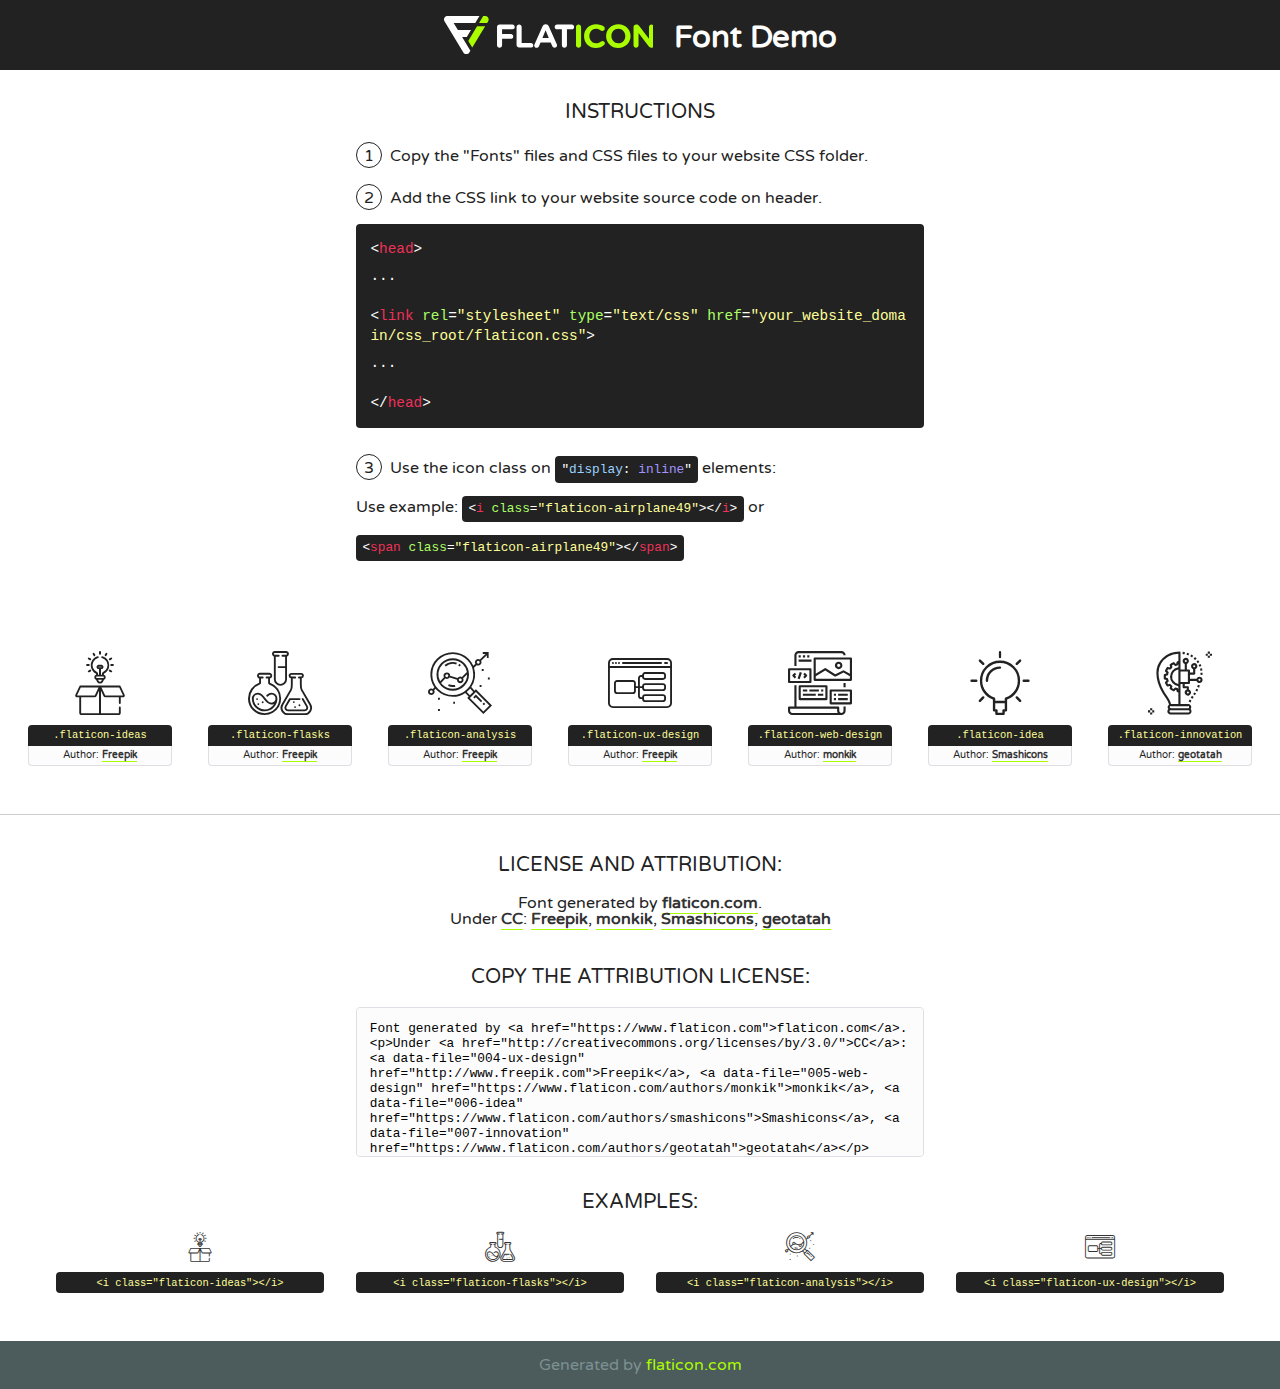
<file: fonts/flaticon/font/flaticon.html>
<!DOCTYPE html>
<!--
  Flaticon icon font: Flaticon
  Creation date: 20/03/2019 02:18
-->
<html>
<!DOCTYPE html>
<html>

<head>
    <title>Flaticon WebFont</title>
    <link href="http://fonts.googleapis.com/css?family=Varela+Round" rel="stylesheet" type="text/css" />
    <link rel="stylesheet" type="text/css" href="flaticon.css">
    <meta charset="UTF-8">
    <style>
    html, body, div, span, applet, object, iframe,
    h1, h2, h3, h4, h5, h6, p, blockquote, pre,
    a, abbr, acronym, address, big, cite, code,
    del, dfn, em, img, ins, kbd, q, s, samp,
    small, strike, strong, sub, sup, tt, var,
    b, u, i, center,
    dl, dt, dd, ol, ul, li,
    fieldset, form, label, legend,
    table, caption, tbody, tfoot, thead, tr, th, td,
    article, aside, canvas, details, embed, 
    figure, figcaption, footer, header, hgroup, 
    menu, nav, output, ruby, section, summary,
    time, mark, audio, video {
        margin: 0;
        padding: 0;
        border: 0;
        font-size: 100%;
        font: inherit;
        vertical-align: baseline;
    }
    /* HTML5 display-role reset for older browsers */
    article, aside, details, figcaption, figure, 
    footer, header, hgroup, menu, nav, section {
        display: block;
    }
    body {
        line-height: 1;
    }
    ol, ul {
        list-style: none;
    }
    blockquote, q {
        quotes: none;
    }
    blockquote:before, blockquote:after,
    q:before, q:after {
        content: '';
        content: none;
    }
    table {
        border-collapse: collapse;
        border-spacing: 0;
    }
    body {
        font-family: 'Varela Round', Helvetica, Arial, sans-serif;
        font-size: 16px;
        color: #222;
    }
    a {
        color: #333;
        border-bottom: 1px solid #a9fd00;
        font-weight: bold;
        text-decoration: none;
    }
    * {
        -moz-box-sizing: border-box;
        -webkit-box-sizing: border-box;
        box-sizing: border-box;
        margin: 0;
        padding: 0;
    }
    [class^="flaticon-"]:before, [class*=" flaticon-"]:before, [class^="flaticon-"]:after, [class*=" flaticon-"]:after {
        font-family: Flaticon;
        font-size: 30px;
        font-style: normal;
        margin-left: 20px;
        color: #333;
    }
    .wrapper {
        max-width: 600px;
        margin: auto;
        padding: 0 1em;
    }
    .title {
        font-size: 1.25em;
        text-align: center;
        margin-bottom: 1em;
        text-transform: uppercase;
    }
    header {
        text-align: center;
        background-color: #222;
        color: #fff;
        padding: 1em;
    }
    header .logo {
        width: 210px;
        height: 38px;
        display: inline-block;
        vertical-align: middle;
        margin-right: 1em;
        border: none;
    }
    header strong {
        font-size: 1.95em;
        font-weight: bold;
        vertical-align: middle;
        margin-top: 5px;
        display: inline-block;
    }
    .demo {
        margin: 2em auto;
        line-height: 1.25em;
    }
    .demo ul li {
        margin-bottom: 1em;
    }
    .demo ul li .num {
        color: #222;
        border-radius: 20px;
        display: inline-block;
        width: 26px;
        padding: 3px;
        height: 26px;
        text-align: center;
        margin-right: 0.5em;
        border: 1px solid #222;
    }
    .demo ul li code {
        background-color: #222;
        border-radius: 4px;
        padding: 0.25em 0.5em;
        display: inline-block;
        color: #fff;
        font-family: Consolas,Monaco,Lucida Console,Liberation Mono,DejaVu Sans Mono,Bitstream Vera Sans Mono,Courier New, monospace;
        font-weight: lighter;
        margin-top: 1em;
        font-size: 0.8em;
        word-break: break-all;
    }
    .demo ul li code.big {
        padding: 1em;
        font-size: 0.9em;
    }
    .demo ul li code .red {
        color: #EF3159;
    }
    .demo ul li code .green {
        color: #ACFF65;
    }
    .demo ul li code .yellow {
        color: #FFFF99;
    }
    .demo ul li code .blue {
        color: #99D3FF;
    }
    .demo ul li code .purple {
        color: #A295FF;
    }
    .demo ul li code .dots {
        margin-top: 0.5em;
        display: block;
    }
    #glyphs {
        border-bottom: 1px solid #ccc;
        padding: 2em 0;
        text-align: center;
    }
    .glyph {
        display: inline-block;
        width: 9em;
        margin: 1em;
        text-align: center;
        vertical-align: top;
        background: #FFF;
    }
    .glyph .glyph-icon {
        padding: 10px;
        display: block;
        font-family:"Flaticon";
        font-size: 64px;
        line-height: 1;
    }
    .glyph .glyph-icon:before {
        font-size: 64px;
        color: #222;
        margin-left: 0;
    }
    .class-name {
        font-size: 0.65em;
        background-color: #222;
        color: #fff;
        border-radius: 4px 4px 0 0;
        padding: 0.5em;
        color: #FFFF99;
        font-family: Consolas,Monaco,Lucida Console,Liberation Mono,DejaVu Sans Mono,Bitstream Vera Sans Mono,Courier New, monospace;
    }
    .author-name {
        font-size: 0.6em;
        background-color: #fcfcfd;
        border: 1px solid #DEDEE4;
        border-top: 0;
        border-radius: 0 0 4px 4px;
        padding: 0.5em;
    }
    .class-name:last-child {
        font-size: 10px;
        color:#888;
    }
    .class-name:last-child a {
        font-size: 10px;
        color:#555;
    }
    .class-name:last-child a:hover {
        color:#a9fd00;
    }
    .glyph > input {
        display: block;
        width: 100px;
        margin: 5px auto;
        text-align: center;
        font-size: 12px;
        cursor: text;
    }
    .glyph > input.icon-input {
        font-family:"Flaticon";
        font-size: 16px;
        margin-bottom: 10px;
    }
    .attribution .title {
        margin-top: 2em;
    }
    .attribution textarea {
        background-color: #fcfcfd;
        padding: 1em;
        border: none;
        box-shadow: none;
        border: 1px solid #DEDEE4;
        border-radius: 4px;
        resize: none;
        width: 100%;
        height: 150px;
        font-size: 0.8em;
        font-family: Consolas,Monaco,Lucida Console,Liberation Mono,DejaVu Sans Mono,Bitstream Vera Sans Mono,Courier New, monospace;
        -webkit-appearance: none;
    }
    .iconsuse {
        margin: 2em auto;
        text-align: center;
        max-width: 1200px;
    }
    .iconsuse:after {
        content: '';
        display: table;
        clear: both;
    }
    .iconsuse .image {
        float: left;
        width: 25%;
        padding: 0 1em;
    }
    .iconsuse .image p {
        margin-bottom: 1em;
    }
    .iconsuse .image span {
        display: block;
        font-size: 0.65em;
        background-color: #222;
        color: #fff;
        border-radius: 4px;
        padding: 0.5em;
        color: #FFFF99;
        margin-top: 1em;
        font-family: Consolas,Monaco,Lucida Console,Liberation Mono,DejaVu Sans Mono,Bitstream Vera Sans Mono,Courier New, monospace;
    }
    #footer {
        text-align: center;
        background-color: #4C5B5C;
        color: #7c9192;
        padding: 1em;
    }
    #footer a {
        border: none;
        color: #a9fd00;
        font-weight: normal;
    }
    @media (max-width: 960px) {
        .iconsuse .image {
            width: 50%;
        }
    }
    @media (max-width: 560px) {
        .iconsuse .image {
            width: 100%;
        }
    }
    </style>
</head>

<body class="characters-off">

    <header>
        <a href="https://www.flaticon.com" target="_blank" class="logo">
            <svg version="1.1" xmlns="http://www.w3.org/2000/svg" xmlns:xlink="http://www.w3.org/1999/xlink" xmlns:a="http://ns.adobe.com/AdobeSVGViewerExtensions/3.0/" viewBox="0 0 560.875 102.036" enable-background="new 0 0 560.875 102.036" xml:space="preserve">
                <defs>
                </defs>
                <g>
                    <g class="letters">
                        <path fill="#ffffff" d="M141.596,29.675c0-3.777,2.985-6.767,6.764-6.767h34.438c3.426,0,6.15,2.728,6.15,6.15
                        c0,3.43-2.724,6.149-6.15,6.149h-27.674v13.091h23.719c3.429,0,6.151,2.724,6.151,6.15c0,3.43-2.723,6.149-6.151,6.149h-23.719
                        v17.574c0,3.773-2.986,6.761-6.764,6.761c-3.779,0-6.764-2.989-6.764-6.761V29.675z"></path>
                        <path fill="#ffffff" d="M193.844,29.149c0-3.781,2.985-6.767,6.764-6.767c3.776,0,6.763,2.985,6.763,6.767v42.957h25.039
                        c3.426,0,6.149,2.726,6.149,6.153c0,3.425-2.723,6.15-6.149,6.15h-31.802c-3.779,0-6.764-2.986-6.764-6.768V29.149z"></path>
                        <path fill="#ffffff" d="M241.891,75.71l21.438-48.407c1.492-3.341,4.215-5.357,7.906-5.357h0.792
                        c3.686,0,6.323,2.017,7.815,5.357l21.439,48.407c0.436,0.967,0.701,1.845,0.701,2.723c0,3.602-2.809,6.501-6.414,6.501
                        c-3.161,0-5.269-1.845-6.499-4.655l-4.132-9.661h-27.059l-4.301,10.102c-1.144,2.631-3.426,4.214-6.237,4.214
                        c-3.517,0-6.24-2.81-6.24-6.325C241.1,77.64,241.451,76.677,241.891,75.71z M279.932,58.666l-8.521-20.297l-8.526,20.297H279.932
                        z"></path>
                        <path fill="#ffffff" d="M314.864,35.387H301.86c-3.429,0-6.239-2.813-6.239-6.238c0-3.429,2.811-6.24,6.239-6.24h39.533
                        c3.426,0,6.237,2.811,6.237,6.24c0,3.425-2.811,6.238-6.237,6.238h-13.001v42.785c0,3.773-2.99,6.761-6.764,6.761
                        c-3.779,0-6.764-2.989-6.764-6.761V35.387z"></path>
                        <path fill="#A9FD00" d="M352.615,29.149c0-3.781,2.985-6.767,6.767-6.767c3.774,0,6.761,2.985,6.761,6.767v49.024
                        c0,3.773-2.987,6.761-6.761,6.761c-3.781,0-6.767-2.989-6.767-6.761V29.149z"></path>
                        <path fill="#A9FD00" d="M374.132,53.836v-0.179c0-17.481,13.178-31.801,32.065-31.801c9.22,0,15.459,2.458,20.557,6.238
                        c1.402,1.054,2.637,2.985,2.637,5.357c0,3.692-2.985,6.59-6.681,6.59c-1.845,0-3.071-0.702-4.044-1.319
                        c-3.776-2.813-7.729-4.393-12.562-4.393c-10.364,0-17.831,8.611-17.831,19.154v0.173c0,10.542,7.291,19.329,17.831,19.329
                        c5.715,0,9.492-1.756,13.359-4.834c1.049-0.874,2.458-1.491,4.039-1.491c3.429,0,6.325,2.813,6.325,6.236
                        c0,2.106-1.056,3.78-2.282,4.834c-5.539,4.834-12.036,7.733-21.878,7.733C387.572,85.464,374.132,71.493,374.132,53.836z"></path>
                        <path fill="#A9FD00" d="M433.009,53.836v-0.179c0-17.481,13.79-31.801,32.766-31.801c18.981,0,32.592,14.143,32.592,31.628v0.173
                        c0,17.483-13.785,31.807-32.769,31.807C446.625,85.464,433.009,71.32,433.009,53.836z M484.224,53.836v-0.179
                        c0-10.539-7.725-19.326-18.626-19.326c-10.893,0-18.449,8.611-18.449,19.154v0.173c0,10.542,7.73,19.329,18.626,19.329
                        C476.676,72.986,484.224,64.378,484.224,53.836z"></path>
                        <path fill="#A9FD00" d="M506.233,29.321c0-3.774,2.99-6.763,6.767-6.763h1.401c3.252,0,5.183,1.583,7.029,3.953l26.093,34.265
                        V29.059c0-3.692,2.99-6.677,6.681-6.677c3.683,0,6.671,2.985,6.671,6.677v48.934c0,3.78-2.987,6.765-6.764,6.765h-0.436
                        c-3.257,0-5.188-1.581-7.034-3.953l-27.056-35.492v32.944c0,3.687-2.985,6.676-6.678,6.676c-3.683,0-6.673-2.989-6.673-6.676
                        V29.321z"></path>
                    </g>
                    <g class="insignia">
                        <path fill="#ffffff" d="M48.372,56.137h12.517l11.156-18.537H37.186L25.688,18.539h57.825L94.668,0H9.271
                        C5.925,0,2.842,1.801,1.198,4.716c-1.644,2.907-1.593,6.482,0.134,9.343l50.38,83.501c1.678,2.781,4.689,4.476,7.938,4.476
                        c3.246,0,6.257-1.695,7.935-4.476l2.898-4.804L48.372,56.137z"></path>
                        <g class="i">
                            <path fill="#A9FD00" d="M93.575,18.539h0.031v0.004l21.652,0.004l2.705-4.488c1.727-2.861,1.778-6.436,0.133-9.343
                            C116.454,1.801,113.371,0,110.026,0h-5.294L93.575,18.539z"></path>
                            <polygon fill="#A9FD00" points="88.291,27.356 64.725,66.486 75.519,84.404 109.942,27.356"></polygon>
                        </g>
                    </g>
                </g>
            </svg>
        </a>
        <strong>Font Demo</strong>
    </header>


    <section class="demo wrapper">

        <p class="title">Instructions</p>

        <ul>
            <li>
                <span class="num">1</span>Copy the "Fonts" files and CSS files to your website CSS folder.
            </li>
            <li>
                <span class="num">2</span>Add the CSS link to your website source code on header.
                <code class="big">
                    &lt;<span class="red">head</span>&gt;
                    <br/><span class="dots">...</span>
                    <br/>&lt;<span class="red">link</span> <span class="green">rel</span>=<span class="yellow">"stylesheet"</span> <span class="green">type</span>=<span class="yellow">"text/css"</span> <span class="green">href</span>=<span class="yellow">"your_website_domain/css_root/flaticon.css"</span>&gt;
                    <br/><span class="dots">...</span>
                    <br/>&lt;/<span class="red">head</span>&gt;
                </code>
            </li>

            <li>
                <p>
                    <span class="num">3</span>Use the icon class on <code>"<span class="blue">display</span>:<span class="purple"> inline</span>"</code> elements:
                    <br />
                    Use example: <code>&lt;<span class="red">i</span> <span class="green">class</span>=<span class="yellow">&quot;flaticon-airplane49&quot;</span>&gt;&lt;/<span class="red">i</span>&gt;</code> or <code>&lt;<span class="red">span</span> <span class="green">class</span>=<span class="yellow">&quot;flaticon-airplane49&quot;</span>&gt;&lt;/<span class="red">span</span>&gt;</code>
            </li>
        </ul>

    </section>




   <section id="glyphs">          
    
      
        <div class="glyph"><div class="glyph-icon flaticon-ideas"></div>
            <div class="class-name">.flaticon-ideas</div>
            <div class="author-name">Author: <a data-file="001-ideas" href="http://www.freepik.com">Freepik</a> </div> 
        </div>        
        
        <div class="glyph"><div class="glyph-icon flaticon-flasks"></div>
            <div class="class-name">.flaticon-flasks</div>
            <div class="author-name">Author: <a data-file="002-flasks" href="http://www.freepik.com">Freepik</a> </div> 
        </div>        
        
        <div class="glyph"><div class="glyph-icon flaticon-analysis"></div>
            <div class="class-name">.flaticon-analysis</div>
            <div class="author-name">Author: <a data-file="003-analysis" href="http://www.freepik.com">Freepik</a> </div> 
        </div>        
        
        <div class="glyph"><div class="glyph-icon flaticon-ux-design"></div>
            <div class="class-name">.flaticon-ux-design</div>
            <div class="author-name">Author: <a data-file="004-ux-design" href="http://www.freepik.com">Freepik</a> </div> 
        </div>        
        
        <div class="glyph"><div class="glyph-icon flaticon-web-design"></div>
            <div class="class-name">.flaticon-web-design</div>
            <div class="author-name">Author: <a data-file="005-web-design" href="https://www.flaticon.com/authors/monkik">monkik</a> </div> 
        </div>        
        
        <div class="glyph"><div class="glyph-icon flaticon-idea"></div>
            <div class="class-name">.flaticon-idea</div>
            <div class="author-name">Author: <a data-file="006-idea" href="https://www.flaticon.com/authors/smashicons">Smashicons</a> </div> 
        </div>        
        
        <div class="glyph"><div class="glyph-icon flaticon-innovation"></div>
            <div class="class-name">.flaticon-innovation</div>
            <div class="author-name">Author: <a data-file="007-innovation" href="https://www.flaticon.com/authors/geotatah">geotatah</a> </div> 
        </div>        
        

    </section>



    <section class="attribution wrapper"   style="text-align:center;">

      <div class="title">License and attribution:</div><div class="attrDiv">Font generated by <a href="https://www.flaticon.com">flaticon.com</a>. <div><p>Under <a href="http://creativecommons.org/licenses/by/3.0/">CC</a>: <a data-file="004-ux-design" href="http://www.freepik.com">Freepik</a>, <a data-file="005-web-design" href="https://www.flaticon.com/authors/monkik">monkik</a>, <a data-file="006-idea" href="https://www.flaticon.com/authors/smashicons">Smashicons</a>, <a data-file="007-innovation" href="https://www.flaticon.com/authors/geotatah">geotatah</a></p>  </div>
      </div>
      <div class="title">Copy the Attribution License:</div>

    <textarea onclick="this.focus();this.select();">Font generated by &lt;a href=&quot;https://www.flaticon.com&quot;&gt;flaticon.com&lt;/a&gt;. <p>Under <a href="http://creativecommons.org/licenses/by/3.0/">CC</a>: <a data-file="004-ux-design" href="http://www.freepik.com">Freepik</a>, <a data-file="005-web-design" href="https://www.flaticon.com/authors/monkik">monkik</a>, <a data-file="006-idea" href="https://www.flaticon.com/authors/smashicons">Smashicons</a>, <a data-file="007-innovation" href="https://www.flaticon.com/authors/geotatah">geotatah</a></p>  
     </textarea>

    </section>

    <section class="iconsuse">

          <div class="title">Examples:</div>            
             
            <div class="image">
                <p>
                    <i class="glyph-icon flaticon-ideas"></i> 
                    <span>&lt;i class=&quot;flaticon-ideas&quot;&gt;&lt;/i&gt;</span>
                </p>
            </div>
            
            <div class="image">
                <p>
                    <i class="glyph-icon flaticon-flasks"></i> 
                    <span>&lt;i class=&quot;flaticon-flasks&quot;&gt;&lt;/i&gt;</span>
                </p>
            </div>
            
            <div class="image">
                <p>
                    <i class="glyph-icon flaticon-analysis"></i> 
                    <span>&lt;i class=&quot;flaticon-analysis&quot;&gt;&lt;/i&gt;</span>
                </p>
            </div>
            
            <div class="image">
                <p>
                    <i class="glyph-icon flaticon-ux-design"></i> 
                    <span>&lt;i class=&quot;flaticon-ux-design&quot;&gt;&lt;/i&gt;</span>
                </p>
            </div>
                       
        </div>
                            
    </section>

<div id="footer">
    <div>Generated by <a href="https://www.flaticon.com">flaticon.com</a>
    </div>
</div>



</body>
</html>
</file>
<file: fonts/flaticon/font/flaticon.css>
/*
  	Flaticon icon font: Flaticon
  	Creation date: 20/03/2019 02:18
  	*/

@font-face {
  font-family: "Flaticon";
  src: url("./Flaticon.eot");
  src: url("./Flaticon.eot?#iefix") format("embedded-opentype"),
       url("./Flaticon.woff2") format("woff2"),
       url("./Flaticon.woff") format("woff"),
       url("./Flaticon.ttf") format("truetype"),
       url("./Flaticon.svg#Flaticon") format("svg");
  font-weight: normal;
  font-style: normal;
}

@media screen and (-webkit-min-device-pixel-ratio:0) {
  @font-face {
    font-family: "Flaticon";
    src: url("./Flaticon.svg#Flaticon") format("svg");
  }
}

[class^="flaticon-"]:before, [class*=" flaticon-"]:before,
[class^="flaticon-"]:after, [class*=" flaticon-"]:after {   
  font-family: Flaticon;
        font-size: 20px;
font-style: normal;
margin-left: 20px;
}

.flaticon-ideas:before { content: "\f100"; }
.flaticon-flasks:before { content: "\f101"; }
.flaticon-analysis:before { content: "\f102"; }
.flaticon-ux-design:before { content: "\f103"; }
.flaticon-web-design:before { content: "\f104"; }
.flaticon-idea:before { content: "\f105"; }
.flaticon-innovation:before { content: "\f106"; }
</file>
